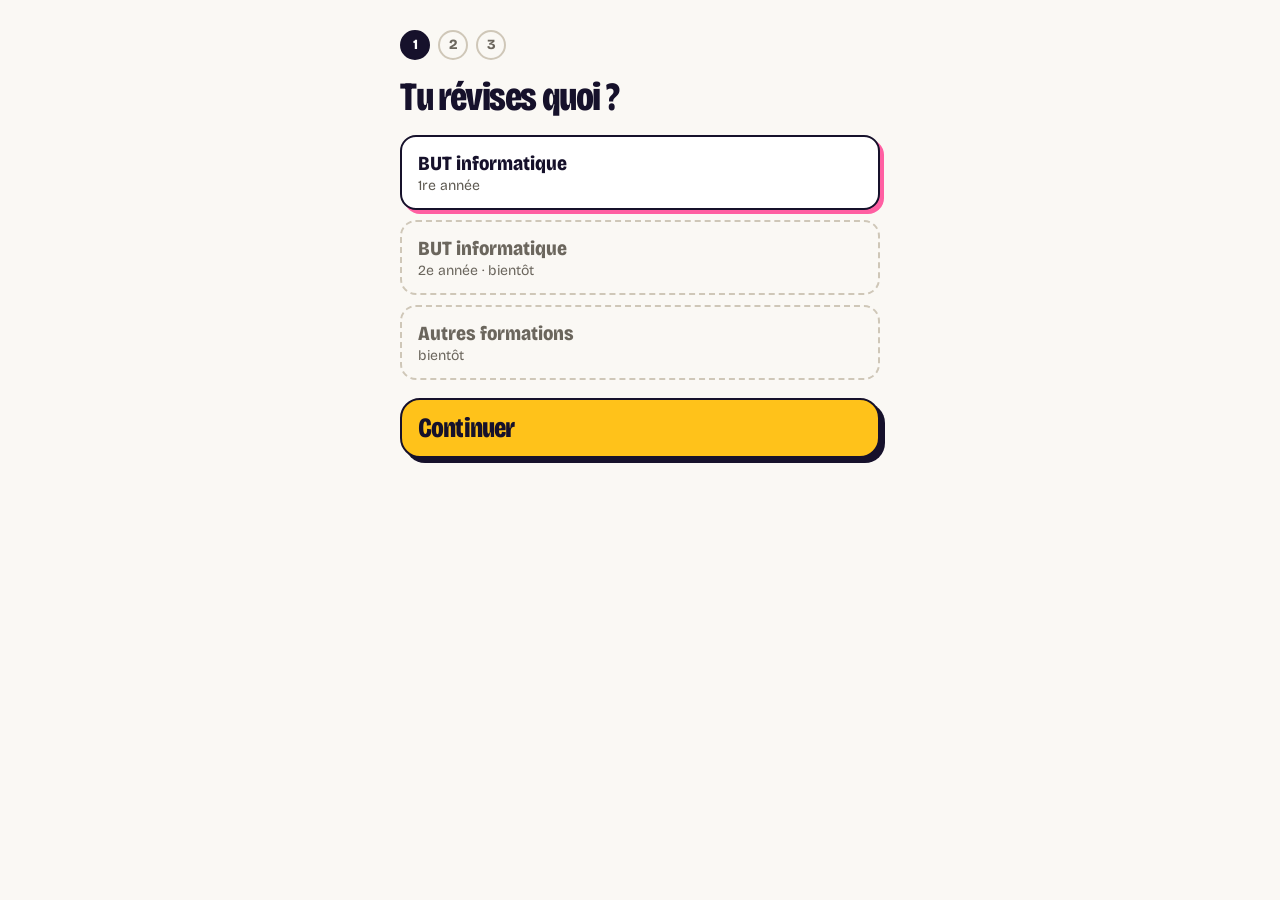
<file: index.html>
<!doctype html>
<html lang="fr">
<head>
  <meta charset="utf-8">
  <meta name="viewport" content="width=device-width, initial-scale=1, maximum-scale=1, viewport-fit=cover">
  <!-- CSP (GitHub Pages n'envoie pas d'en-têtes) : seuls nos fichiers, Supabase et Turnstile sont autorisés.
       Elle protège la session (dans localStorage) même si une faille XSS apparaissait un jour. -->
  <meta http-equiv="Content-Security-Policy" content="default-src 'self'; script-src 'self' https://challenges.cloudflare.com; connect-src 'self' https://hiqymrmygjisqqypbfxp.supabase.co; frame-src https://challenges.cloudflare.com; img-src 'self' data:; style-src 'self'; font-src 'self'; base-uri 'none'; form-action 'none'; object-src 'none'">
  <meta name="referrer" content="strict-origin-when-cross-origin">
  <title>Facettes</title>
  <meta name="description" content="Facettes : un fil de révision du BUT informatique, fiches et petits jeux qui alternent.">
  <link rel="manifest" href="manifest.webmanifest">
  <meta name="theme-color" content="#16112B">
  <link rel="icon" href="favicon.svg" type="image/svg+xml">
  <!-- iPhone : l'écran d'accueil n'accepte pas le SVG, il lui faut un PNG 180×180 -->
  <link rel="apple-touch-icon" href="icone-180.png">
  <meta name="apple-mobile-web-app-capable" content="yes">
  <meta name="mobile-web-app-capable" content="yes">
  <meta name="apple-mobile-web-app-status-bar-style" content="black-translucent">
  <meta name="apple-mobile-web-app-title" content="Facettes">
  <link rel="preload" href="polices/bricolage-grotesque.woff2" as="font" type="font/woff2" crossorigin>
  <script src="apparence.js"></script>
  <link rel="stylesheet" href="theme.css">
  <link rel="stylesheet" href="fil.css">
  <link rel="stylesheet" href="clair.css">
</head>
<body>

<!-- Écran de lancement : les tuiles forment la boule, la facette saute, puis le rideau se lève.
     Tout est en CSS : même si le JavaScript plante, l'écran se retire seul. Toucher pour passer. -->
<div class="f-lancement" id="lancement" aria-hidden="true">
  <div class="f-lancement-centre">
    <svg class="f-lancement-logo" viewBox="0 0 256 256" aria-hidden="true"><g transform="translate(-8 8)"><rect class="tuile" x="77" y="41" width="30" height="30" rx="7" fill="#FF6B3D"/><rect class="tuile" x="113" y="41" width="30" height="30" rx="7" fill="#FFC21A"/><rect class="tuile" x="41" y="77" width="30" height="30" rx="7" fill="#FF6B3D"/><rect class="tuile" x="77" y="77" width="30" height="30" rx="7" fill="#FFC21A"/><rect class="tuile" x="113" y="77" width="30" height="30" rx="7" fill="#00C08B"/><rect class="tuile" x="149" y="77" width="30" height="30" rx="7" fill="#3D5AFE"/><rect class="tuile" x="185" y="77" width="30" height="30" rx="7" fill="#7B4DFF"/><rect class="tuile" x="41" y="113" width="30" height="30" rx="7" fill="#FFC21A"/><rect class="tuile" x="77" y="113" width="30" height="30" rx="7" fill="#00C08B"/><rect class="tuile" x="113" y="113" width="30" height="30" rx="7" fill="#3D5AFE"/><rect class="tuile" x="149" y="113" width="30" height="30" rx="7" fill="#7B4DFF"/><rect class="tuile" x="185" y="113" width="30" height="30" rx="7" fill="#FF5FA2"/><rect class="tuile" x="41" y="149" width="30" height="30" rx="7" fill="#00C08B"/><rect class="tuile" x="77" y="149" width="30" height="30" rx="7" fill="#3D5AFE"/><rect class="tuile" x="113" y="149" width="30" height="30" rx="7" fill="#7B4DFF"/><rect class="tuile" x="149" y="149" width="30" height="30" rx="7" fill="#FF5FA2"/><rect class="tuile" x="185" y="149" width="30" height="30" rx="7" fill="#FF6B3D"/><rect class="tuile" x="77" y="185" width="30" height="30" rx="7" fill="#7B4DFF"/><rect class="tuile" x="113" y="185" width="30" height="30" rx="7" fill="#FF5FA2"/><rect class="tuile" x="149" y="185" width="30" height="30" rx="7" fill="#FF6B3D"/><g transform="translate(20 -20) rotate(15 164 56)"><g class="saut"><rect x="149" y="41" width="30" height="30" rx="7" fill="#16112B"/></g></g></g></svg>
    <p class="f-lancement-nom">Facettes</p>
  </div>
</div>

<header class="f-entete">
  <button class="f-marque" id="btn-accueil" type="button" aria-label="Facettes, retour à l'accueil"><svg class="f-symbole" viewBox="0 0 256 256" aria-hidden="true"><g transform="translate(-10 12)"><rect x="82" y="32" width="42" height="42" rx="10" fill="#7B4DFF"/><rect x="32" y="82" width="42" height="42" rx="10" fill="#7B4DFF"/><rect x="82" y="82" width="42" height="42" rx="10" fill="#FF5FA2"/><rect x="132" y="82" width="42" height="42" rx="10" fill="#FF6B3D"/><rect x="182" y="82" width="42" height="42" rx="10" fill="#FFC21A"/><rect x="32" y="132" width="42" height="42" rx="10" fill="#FF5FA2"/><rect x="82" y="132" width="42" height="42" rx="10" fill="#FF6B3D"/><rect x="132" y="132" width="42" height="42" rx="10" fill="#FFC21A"/><rect x="182" y="132" width="42" height="42" rx="10" fill="#00C08B"/><rect x="82" y="182" width="42" height="42" rx="10" fill="#FFC21A"/><rect x="132" y="182" width="42" height="42" rx="10" fill="#00C08B"/><rect x="132" y="32" width="42" height="42" rx="10" fill="#16112B" transform="translate(24 -24) rotate(15 153 53)"/></g></svg>Facettes</button>
  <span class="f-score cache" id="score" aria-live="polite"></span>
  <!-- Roue des Paramètres : dans l'en-tête (au-dessus de tout), visible seulement sur l'écran Profil -->
  <button class="f-menu f-parametres" id="btn-parametres" type="button" aria-label="Paramètres"><svg viewBox="0 0 24 24" fill="none" stroke="currentColor" stroke-width="2.2" stroke-linecap="round" stroke-linejoin="round" aria-hidden="true"><circle cx="12" cy="12" r="3.2"/><path d="M19.4 15a1.7 1.7 0 0 0 .3 1.8l.1.1a2 2 0 1 1-2.8 2.8l-.1-.1a1.7 1.7 0 0 0-1.8-.3 1.7 1.7 0 0 0-1 1.5V21a2 2 0 1 1-4 0v-.1a1.7 1.7 0 0 0-1.1-1.5 1.7 1.7 0 0 0-1.8.3l-.1.1a2 2 0 1 1-2.8-2.8l.1-.1a1.7 1.7 0 0 0 .3-1.8 1.7 1.7 0 0 0-1.5-1H3a2 2 0 1 1 0-4h.1a1.7 1.7 0 0 0 1.5-1.1 1.7 1.7 0 0 0-.3-1.8l-.1-.1a2 2 0 1 1 2.8-2.8l.1.1a1.7 1.7 0 0 0 1.8.3H9a1.7 1.7 0 0 0 1-1.5V3a2 2 0 1 1 4 0v.1a1.7 1.7 0 0 0 1 1.5 1.7 1.7 0 0 0 1.8-.3l.1-.1a2 2 0 1 1 2.8 2.8l-.1.1a1.7 1.7 0 0 0-.3 1.8V9a1.7 1.7 0 0 0 1.5 1H21a2 2 0 1 1 0 4h-.1a1.7 1.7 0 0 0-1.5 1z"/></svg></button>
  <!-- Quitter la session (visible seulement pendant le fil ; en Survie, demande confirmation) -->
  <button class="f-menu f-quitter" id="btn-quitter" type="button" aria-label="Quitter la session"><svg viewBox="0 0 24 24" fill="none" stroke="currentColor" stroke-width="2.8" stroke-linecap="round" aria-hidden="true"><path d="M6 6l12 12M18 6L6 18"/></svg></button>
</header>

<!-- Tes données (RGPD) : rempli par donnees.js -->
<dialog class="f-reglages" id="donnees" aria-labelledby="titre-donnees"></dialog>

<!-- Le fil : un écran par carte, on fait défiler verticalement (scroll-snap) -->
<!-- Accueil (mosaïque) : rempli par app.js -->
<section class="f-accueil" id="accueil" aria-label="Accueil"></section>

<!-- Ta discothèque (une matière = un album, une notion = une piste) : remplie par discotheque.js -->
<section class="f-accueil f-discotheque cache" id="discotheque" aria-label="Ta discothèque"></section>

<!-- Classement du mode Survie : rempli par classement.js -->
<section class="f-accueil f-classement cache" id="classement" aria-label="Classement"></section>

<!-- Portail d'accueil obligatoire (parcours, compte, profil) : rempli par portail.js -->
<section class="f-accueil f-portail cache" id="portail" aria-label="Bienvenue"></section>

<!-- Profil (avatar, stats, semaine, matières) : rempli par profil.js -->
<section class="f-accueil f-profil cache" id="profil" aria-label="Ton profil"></section>

<!-- Écran Amis : rempli par amis.js -->
<section class="f-accueil f-amis cache" id="amis" aria-label="Amis"></section>

<!-- Barre d'onglets du bas : nav.js -->
<nav class="f-nav" id="nav" aria-label="Navigation principale">
  <button type="button" data-onglet="disco"><svg viewBox="0 0 24 24" aria-hidden="true"><circle cx="12" cy="12" r="9" fill="none" stroke="currentColor" stroke-width="2.2"/><circle cx="12" cy="12" r="5" fill="none" stroke="currentColor" stroke-width="1.2" opacity=".6"/><circle cx="12" cy="12" r="2" fill="currentColor"/></svg><span>Disco</span></button>
  <button type="button" data-onglet="accueil"><svg viewBox="0 0 24 24" aria-hidden="true"><rect x="5" y="5" width="6" height="6" rx="1.5" fill="currentColor"/><rect x="13" y="5" width="6" height="6" rx="1.5" fill="currentColor" opacity=".6"/><rect x="5" y="13" width="6" height="6" rx="1.5" fill="currentColor" opacity=".6"/><rect x="13" y="13" width="6" height="6" rx="1.5" fill="currentColor"/></svg><span>Accueil</span></button>
  <button type="button" data-onglet="amis"><svg viewBox="0 0 24 24" aria-hidden="true"><circle cx="9" cy="8.5" r="3.5" fill="none" stroke="currentColor" stroke-width="2.2"/><path d="M2.5 20c.6-3.6 3.2-5.5 6.5-5.5s5.9 1.9 6.5 5.5" fill="none" stroke="currentColor" stroke-width="2.2" stroke-linecap="round"/><circle cx="17" cy="7.5" r="2.6" fill="none" stroke="currentColor" stroke-width="1.8"/><path d="M17.5 12.5c2.3.2 3.7 1.7 4.1 4.2" fill="none" stroke="currentColor" stroke-width="1.8" stroke-linecap="round"/></svg><span>Amis</span><span class="f-nav-pastille cache" aria-hidden="true"></span></button>
  <button type="button" data-onglet="profil"><svg viewBox="0 0 24 24" aria-hidden="true"><circle cx="12" cy="8" r="4" fill="none" stroke="currentColor" stroke-width="2.2"/><path d="M4.5 20.5c.8-4 3.8-6.2 7.5-6.2s6.7 2.2 7.5 6.2" fill="none" stroke="currentColor" stroke-width="2.2" stroke-linecap="round"/></svg><span>Profil</span></button>
</nav>

<main class="f-fil cache" id="fil" aria-label="Fil de révision">
  <section class="f-ecran"><div class="f-carte"><p>Chargement des cartes…</p></div></section>
</main>

<script src="validation.js"></script>
<script src="installer.js"></script>
<script src="nav.js"></script>
<script src="app.js"></script>
<!-- supabase-js 2.119.2 auto-hébergé (version figée, marche hors ligne) ; compte.js s'en passe s'il manque -->
<script src="vendor/supabase-2.119.2.js"></script>
<script src="compte.js"></script>
<script src="portail.js"></script>
<script src="profil.js"></script>
<script src="donnees.js"></script>
<script src="classement.js"></script>
<script src="amis.js"></script>
<script src="livret.js"></script>
<script src="discotheque.js"></script>
</body>
</html>
</file>
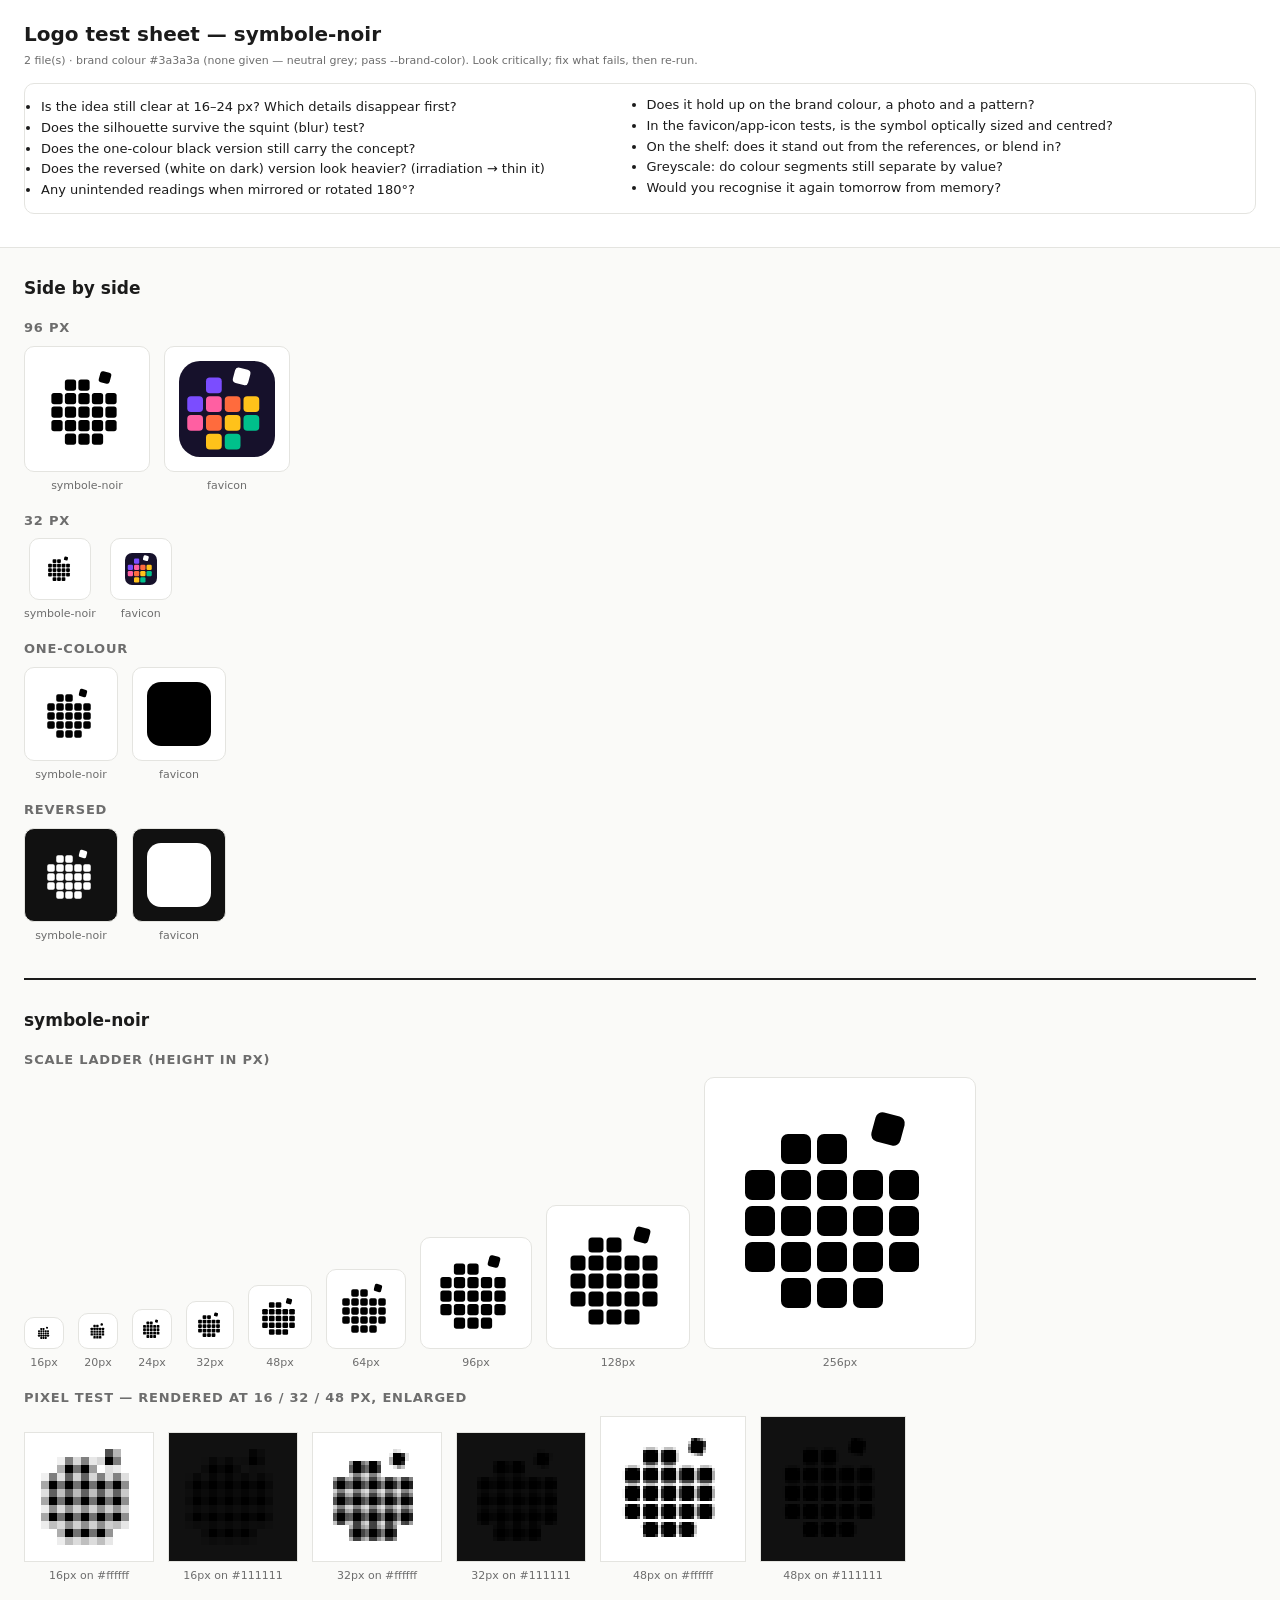
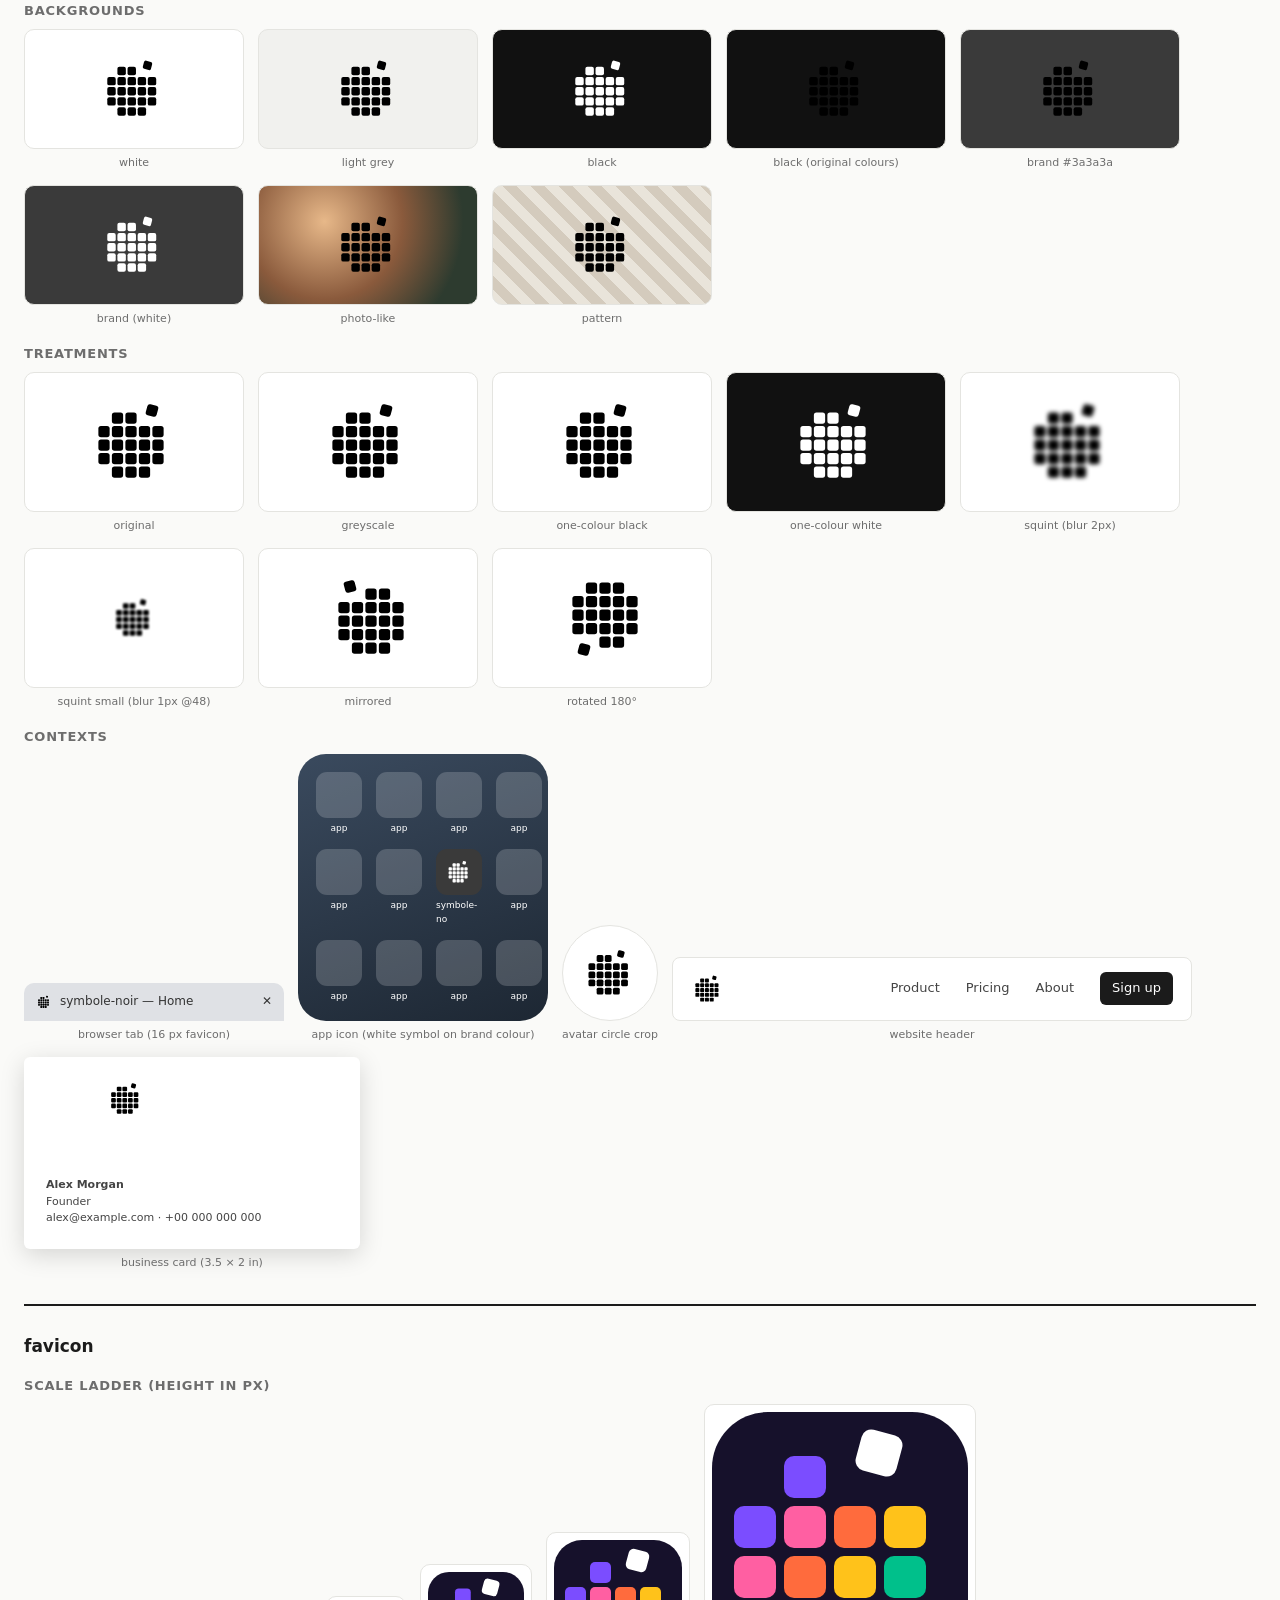
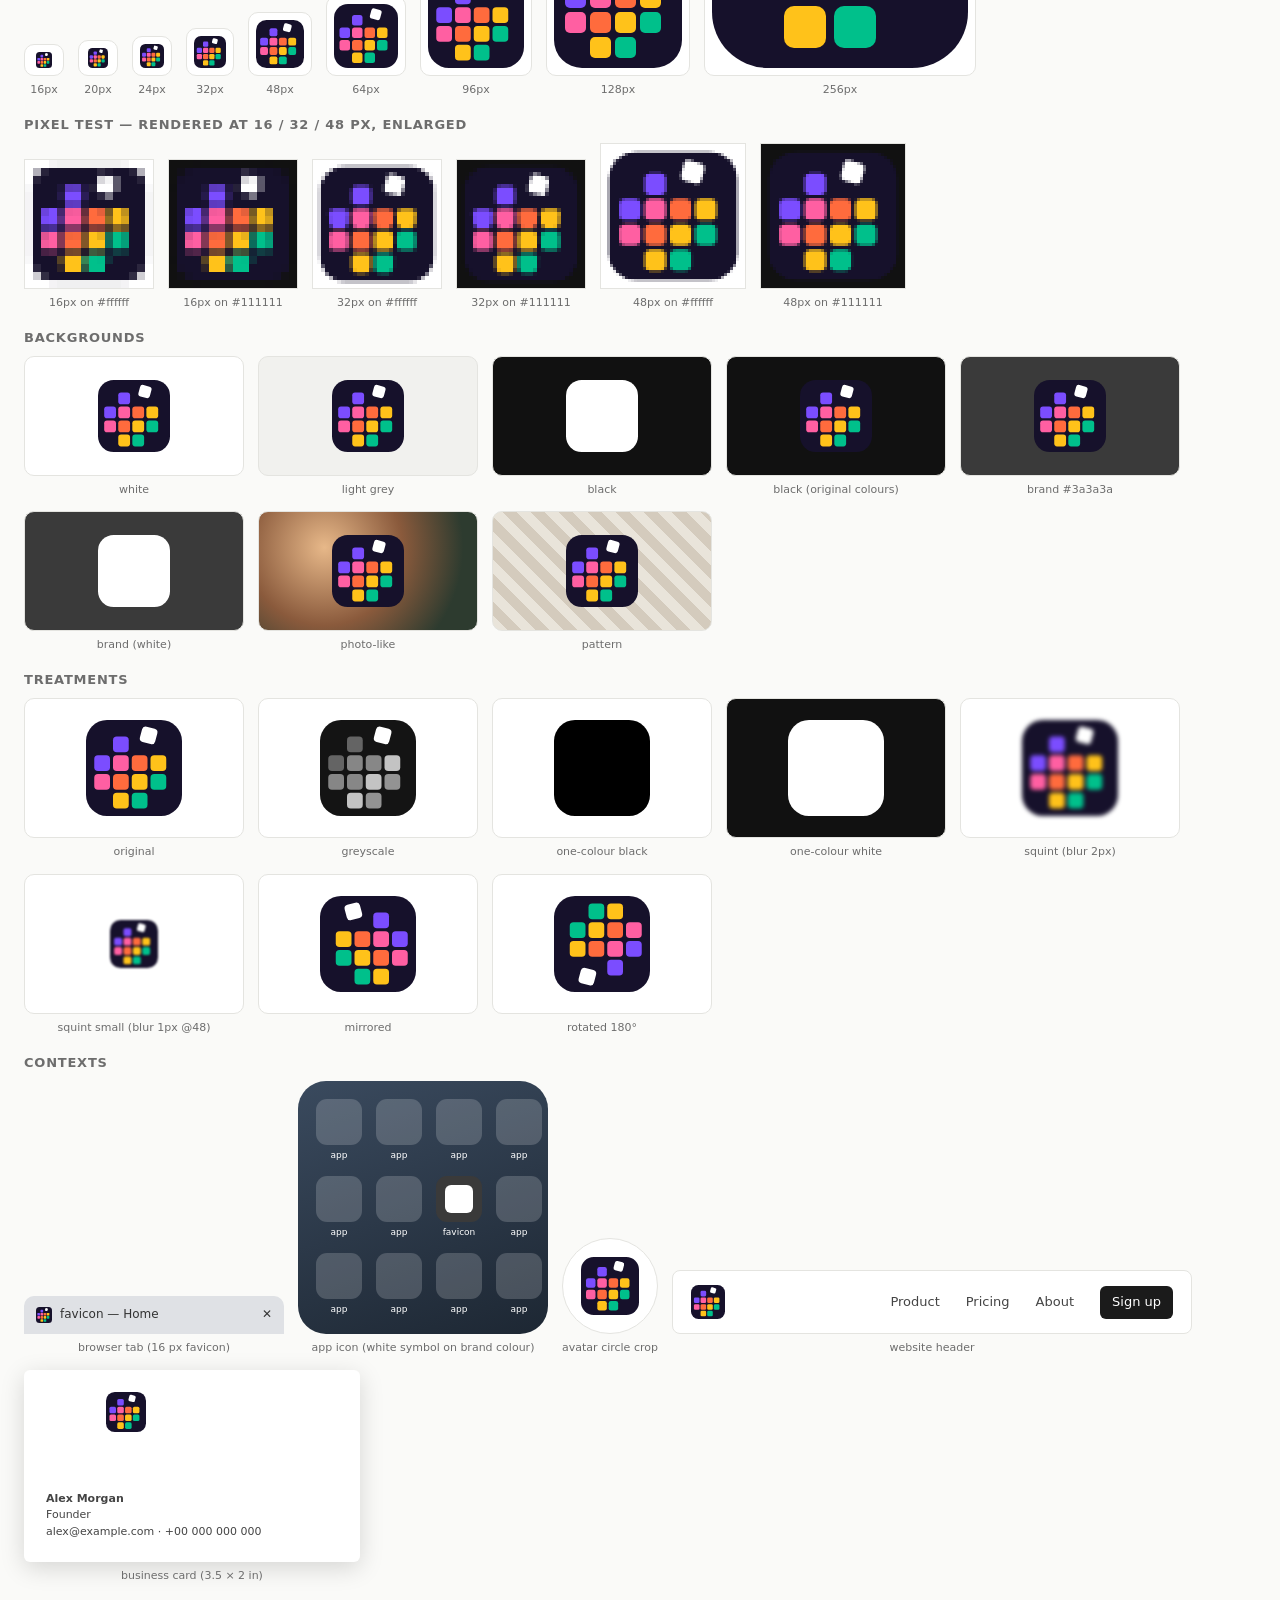
<file: logo/facettes/kit/apercu/test.html>
<!doctype html><html lang='en'><head><meta charset='utf-8'><title>Logo test — symbole-noir</title><meta name='viewport' content='width=device-width,initial-scale=1'><style>
:root{--ink:#1b1b1b;--muted:#6d6d6d;--line:#e4e4e0;--paper:#fafaf8}
*{box-sizing:border-box}body{margin:0;font:14px/1.45 system-ui,-apple-system,Segoe UI,sans-serif;color:var(--ink);background:var(--paper)}
header{padding:20px 24px;border-bottom:1px solid var(--line);background:#fff}h1{margin:0 0 4px;font-size:20px}
h2{font-size:17px;margin:28px 0 10px}h3{font-size:13px;text-transform:uppercase;letter-spacing:.06em;color:var(--muted);margin:18px 0 8px}
.wrap{padding:0 24px 40px;max-width:1400px}.row{display:flex;flex-wrap:wrap;gap:14px;align-items:flex-end}.row>.cell{flex:0 0 auto;max-width:100%}
.cell{display:flex;flex-direction:column;align-items:center;gap:6px}.cap{font-size:11px;color:var(--muted);text-align:center}
.tile{display:flex;align-items:center;justify-content:center;border-radius:10px;border:1px solid var(--line);overflow:hidden}
.checklist{background:#fff;border:1px solid var(--line);border-radius:10px;padding:12px 16px;margin-top:14px;columns:2;font-size:13px}
.checklist li{margin:2px 0}
.concept{border-top:2px solid var(--ink);margin-top:34px}
.pix canvas{image-rendering:pixelated;image-rendering:crisp-edges;border:1px solid var(--line);background:#fff}
.tab{width:260px;height:38px;background:#dfe1e5;border-radius:10px 10px 0 0;display:flex;align-items:center;gap:8px;padding:0 12px;font-size:12px;color:#333}
.tab img{width:16px;height:16px;object-fit:contain}
.phone{width:250px;padding:18px;border-radius:28px;background:linear-gradient(160deg,#3a4a5e,#1d2733);display:grid;grid-template-columns:repeat(4,1fr);gap:14px}
.app{display:flex;flex-direction:column;align-items:center;gap:4px;font-size:9px;color:#fff}
.app .ico{width:46px;height:46px;border-radius:11px;background:rgba(255,255,255,.18)}
.nav{width:520px;max-width:100%;height:64px;background:#fff;border:1px solid var(--line);border-radius:8px;display:flex;align-items:center;padding:0 18px;gap:26px;font-size:13px;color:#444}
.nav .sp{flex:1}.nav .btn{background:#1b1b1b;color:#fff;padding:7px 12px;border-radius:6px}
.card{width:336px;height:192px;border-radius:6px;box-shadow:0 6px 24px rgba(0,0,0,.15);background:#fff;padding:22px;display:flex;flex-direction:column;justify-content:space-between}
.card .t{font-size:11px;color:#444;line-height:1.5}
.avatar{width:96px;height:96px;border-radius:50%;overflow:hidden;display:flex;align-items:center;justify-content:center;border:1px solid var(--line)}
.shelf{display:grid;grid-template-columns:repeat(auto-fill,minmax(150px,1fr));gap:10px}
.shelf .cell{align-items:stretch}.shelf .tile{height:110px;width:100%;background:#fff}.shelf .me{outline:3px solid #e8505b;outline-offset:2px}
.grey img{filter:grayscale(1)}
img.mono-black{filter:brightness(0)}img.mono-white{filter:brightness(0) invert(1)}
</style></head><body><header><h1>Logo test sheet — symbole-noir</h1><div class='cap' style='text-align:left'>2 file(s) · brand colour #3a3a3a (none given — neutral grey; pass --brand-color). Look critically; fix what fails, then re-run.</div><ul class="checklist">
<li>Is the idea still clear at 16–24 px? Which details disappear first?</li>
<li>Does the silhouette survive the squint (blur) test?</li>
<li>Does the one-colour black version still carry the concept?</li>
<li>Does the reversed (white on dark) version look heavier? (irradiation → thin it)</li>
<li>Any unintended readings when mirrored or rotated 180°?</li>
<li>Does it hold up on the brand colour, a photo and a pattern?</li>
<li>In the favicon/app-icon tests, is the symbol optically sized and centred?</li>
<li>On the shelf: does it stand out from the references, or blend in?</li>
<li>Greyscale: do colour segments still separate by value?</li>
<li>Would you recognise it again tomorrow from memory?</li></ul></header><div class='wrap'><section><h2>Side by side</h2>
<h3>96 px</h3><div class='row'>
<div class='cell'><div class="tile" style="width:126px;height:126px;background:#fff;"><img src="[data-uri]" class="" style="height:96px;" alt=""></div><div class='cap'>symbole-noir</div></div>
<div class='cell'><div class="tile" style="width:126px;height:126px;background:#fff;"><img src="[data-uri]" class="" style="height:96px;" alt=""></div><div class='cap'>favicon</div></div>
</div>
<h3>32 px</h3><div class='row'>
<div class='cell'><div class="tile" style="width:62px;height:62px;background:#fff;"><img src="[data-uri]" class="" style="height:32px;" alt=""></div><div class='cap'>symbole-noir</div></div>
<div class='cell'><div class="tile" style="width:62px;height:62px;background:#fff;"><img src="[data-uri]" class="" style="height:32px;" alt=""></div><div class='cap'>favicon</div></div>
</div>
<h3>one-colour</h3><div class='row'>
<div class='cell'><div class="tile" style="width:94px;height:94px;background:#fff;"><img src="[data-uri]" class="mono-black" style="height:64px;" alt=""></div><div class='cap'>symbole-noir</div></div>
<div class='cell'><div class="tile" style="width:94px;height:94px;background:#fff;"><img src="[data-uri]" class="mono-black" style="height:64px;" alt=""></div><div class='cap'>favicon</div></div>
</div>
<h3>reversed</h3><div class='row'>
<div class='cell'><div class="tile" style="width:94px;height:94px;background:#111;"><img src="[data-uri]" class="mono-white" style="height:64px;" alt=""></div><div class='cap'>symbole-noir</div></div>
<div class='cell'><div class="tile" style="width:94px;height:94px;background:#111;"><img src="[data-uri]" class="mono-white" style="height:64px;" alt=""></div><div class='cap'>favicon</div></div>
</div>
</section><section class="concept"><h2>symbole-noir</h2>
<h3>Scale ladder (height in px)</h3><div class='row'>
<div class='cell'><div class="tile" style="width:40px;height:32px;background:#fff;"><img src="[data-uri]" class="" style="height:16px;" alt=""></div><div class='cap'>16px</div></div>
<div class='cell'><div class="tile" style="width:40px;height:36px;background:#fff;"><img src="[data-uri]" class="" style="height:20px;" alt=""></div><div class='cap'>20px</div></div>
<div class='cell'><div class="tile" style="width:40px;height:40px;background:#fff;"><img src="[data-uri]" class="" style="height:24px;" alt=""></div><div class='cap'>24px</div></div>
<div class='cell'><div class="tile" style="width:48px;height:48px;background:#fff;"><img src="[data-uri]" class="" style="height:32px;" alt=""></div><div class='cap'>32px</div></div>
<div class='cell'><div class="tile" style="width:64px;height:64px;background:#fff;"><img src="[data-uri]" class="" style="height:48px;" alt=""></div><div class='cap'>48px</div></div>
<div class='cell'><div class="tile" style="width:80px;height:80px;background:#fff;"><img src="[data-uri]" class="" style="height:64px;" alt=""></div><div class='cap'>64px</div></div>
<div class='cell'><div class="tile" style="width:112px;height:112px;background:#fff;"><img src="[data-uri]" class="" style="height:96px;" alt=""></div><div class='cap'>96px</div></div>
<div class='cell'><div class="tile" style="width:144px;height:144px;background:#fff;"><img src="[data-uri]" class="" style="height:128px;" alt=""></div><div class='cap'>128px</div></div>
<div class='cell'><div class="tile" style="width:272px;height:272px;background:#fff;"><img src="[data-uri]" class="" style="height:256px;" alt=""></div><div class='cap'>256px</div></div>
</div>
<h3>Pixel test — rendered at 16 / 32 / 48 px, enlarged</h3><div class='row pix'>
<div class='cell'><canvas data-src='[data-uri]' data-n='16' data-k='8' data-bg='#ffffff'></canvas><div class='cap'>16px on #ffffff</div></div>
<div class='cell'><canvas data-src='[data-uri]' data-n='16' data-k='8' data-bg='#111111'></canvas><div class='cap'>16px on #111111</div></div>
<div class='cell'><canvas data-src='[data-uri]' data-n='32' data-k='4' data-bg='#ffffff'></canvas><div class='cap'>32px on #ffffff</div></div>
<div class='cell'><canvas data-src='[data-uri]' data-n='32' data-k='4' data-bg='#111111'></canvas><div class='cap'>32px on #111111</div></div>
<div class='cell'><canvas data-src='[data-uri]' data-n='48' data-k='3' data-bg='#ffffff'></canvas><div class='cap'>48px on #ffffff</div></div>
<div class='cell'><canvas data-src='[data-uri]' data-n='48' data-k='3' data-bg='#111111'></canvas><div class='cap'>48px on #111111</div></div>
</div>
<h3>Backgrounds</h3><div class='row'>
<div class='cell'><div class="tile" style="width:220px;height:120px;background:#ffffff;"><img src="[data-uri]" class="" style="height:72px;max-width:200px;" alt=""></div><div class='cap'>white</div></div>
<div class='cell'><div class="tile" style="width:220px;height:120px;background:#f1f1ee;"><img src="[data-uri]" class="" style="height:72px;max-width:200px;" alt=""></div><div class='cap'>light grey</div></div>
<div class='cell'><div class="tile" style="width:220px;height:120px;background:#111111;"><img src="[data-uri]" class="mono-white" style="height:72px;max-width:200px;" alt=""></div><div class='cap'>black</div></div>
<div class='cell'><div class="tile" style="width:220px;height:120px;background:#111111;"><img src="[data-uri]" class="" style="height:72px;max-width:200px;" alt=""></div><div class='cap'>black (original colours)</div></div>
<div class='cell'><div class="tile" style="width:220px;height:120px;background:#3a3a3a;"><img src="[data-uri]" class="" style="height:72px;max-width:200px;" alt=""></div><div class='cap'>brand #3a3a3a</div></div>
<div class='cell'><div class="tile" style="width:220px;height:120px;background:#3a3a3a;"><img src="[data-uri]" class="mono-white" style="height:72px;max-width:200px;" alt=""></div><div class='cap'>brand (white)</div></div>
<div class='cell'><div class="tile" style="width:220px;height:120px;background:radial-gradient(circle at 30% 30%,#e7b889,#8a5a3c 45%,#2d3b2f 80%);"><img src="[data-uri]" class="" style="height:72px;max-width:200px;" alt=""></div><div class='cap'>photo-like</div></div>
<div class='cell'><div class="tile" style="width:220px;height:120px;background:repeating-linear-gradient(45deg,#e9e4da 0 10px,#d4cbbd 10px 20px);"><img src="[data-uri]" class="" style="height:72px;max-width:200px;" alt=""></div><div class='cap'>pattern</div></div>
</div>
<h3>Treatments</h3><div class='row'>
<div class='cell'><div class="tile" style="width:220px;height:140px;background:#fff;"><img src="[data-uri]" class="" style="height:96px;max-width:200px;" alt=""></div><div class='cap'>original</div></div>
<div class='cell'><div class="tile" style="width:220px;height:140px;background:#fff;"><img src="[data-uri]" class="" style="height:96px;max-width:200px;filter:grayscale(1)" alt=""></div><div class='cap'>greyscale</div></div>
<div class='cell'><div class="tile" style="width:220px;height:140px;background:#fff;"><img src="[data-uri]" class="mono-black" style="height:96px;max-width:200px;" alt=""></div><div class='cap'>one-colour black</div></div>
<div class='cell'><div class="tile" style="width:220px;height:140px;background:#111;"><img src="[data-uri]" class="mono-white" style="height:96px;max-width:200px;" alt=""></div><div class='cap'>one-colour white</div></div>
<div class='cell'><div class="tile" style="width:220px;height:140px;background:#fff;"><img src="[data-uri]" class="" style="height:96px;max-width:200px;filter:blur(2px)" alt=""></div><div class='cap'>squint (blur 2px)</div></div>
<div class='cell'><div class="tile" style="width:220px;height:140px;background:#fff;"><img src="[data-uri]" class="" style="height:48px;max-width:200px;filter:blur(1px)" alt=""></div><div class='cap'>squint small (blur 1px @48)</div></div>
<div class='cell'><div class="tile" style="width:220px;height:140px;background:#fff;"><img src="[data-uri]" class="" style="height:96px;max-width:200px;transform:scaleX(-1)" alt=""></div><div class='cap'>mirrored</div></div>
<div class='cell'><div class="tile" style="width:220px;height:140px;background:#fff;"><img src="[data-uri]" class="" style="height:96px;max-width:200px;transform:rotate(180deg)" alt=""></div><div class='cap'>rotated 180°</div></div>
</div>
<h3>Contexts</h3><div class='row'>
<div class='cell'><div class='tab'><img src="[data-uri]" class="" style="" alt=""><span>symbole-noir — Home</span><span style='margin-left:auto'>✕</span></div><div class='cap'>browser tab (16 px favicon)</div></div>
<div class='cell'><div class='phone'><div class='app'><div class='ico'></div>app</div><div class='app'><div class='ico'></div>app</div><div class='app'><div class='ico'></div>app</div><div class='app'><div class='ico'></div>app</div><div class='app'><div class='ico'></div>app</div><div class='app'><div class='ico'></div>app</div><div class='app'><div class='ico' style='background:#3a3a3a;display:flex;align-items:center;justify-content:center'><img src="[data-uri]" class="mono-white" style="height:28px;max-width:30px;" alt=""></div>symbole-no</div><div class='app'><div class='ico'></div>app</div><div class='app'><div class='ico'></div>app</div><div class='app'><div class='ico'></div>app</div><div class='app'><div class='ico'></div>app</div><div class='app'><div class='ico'></div>app</div></div><div class='cap'>app icon (white symbol on brand colour)</div></div>
<div class='cell'><div class='avatar' style='background:#fff'><img src="[data-uri]" class="" style="height:58px;max-width:70px;" alt=""></div><div class='cap'>avatar circle crop</div></div>
<div class='cell'><div class='nav'><img src="[data-uri]" class="" style="height:34px;max-width:180px;" alt=""><span class='sp'></span><span>Product</span><span>Pricing</span><span>About</span><span class='btn'>Sign up</span></div><div class='cap'>website header</div></div>
<div class='cell'><div class='card'><img src="[data-uri]" class="" style="height:40px;max-width:160px;" alt=""><div class='t'><b>Alex Morgan</b><br>Founder<br>alex@example.com · +00 000 000 000</div></div><div class='cap'>business card (3.5 × 2 in)</div></div>
</div></section><section class="concept"><h2>favicon</h2>
<h3>Scale ladder (height in px)</h3><div class='row'>
<div class='cell'><div class="tile" style="width:40px;height:32px;background:#fff;"><img src="[data-uri]" class="" style="height:16px;" alt=""></div><div class='cap'>16px</div></div>
<div class='cell'><div class="tile" style="width:40px;height:36px;background:#fff;"><img src="[data-uri]" class="" style="height:20px;" alt=""></div><div class='cap'>20px</div></div>
<div class='cell'><div class="tile" style="width:40px;height:40px;background:#fff;"><img src="[data-uri]" class="" style="height:24px;" alt=""></div><div class='cap'>24px</div></div>
<div class='cell'><div class="tile" style="width:48px;height:48px;background:#fff;"><img src="[data-uri]" class="" style="height:32px;" alt=""></div><div class='cap'>32px</div></div>
<div class='cell'><div class="tile" style="width:64px;height:64px;background:#fff;"><img src="[data-uri]" class="" style="height:48px;" alt=""></div><div class='cap'>48px</div></div>
<div class='cell'><div class="tile" style="width:80px;height:80px;background:#fff;"><img src="[data-uri]" class="" style="height:64px;" alt=""></div><div class='cap'>64px</div></div>
<div class='cell'><div class="tile" style="width:112px;height:112px;background:#fff;"><img src="[data-uri]" class="" style="height:96px;" alt=""></div><div class='cap'>96px</div></div>
<div class='cell'><div class="tile" style="width:144px;height:144px;background:#fff;"><img src="[data-uri]" class="" style="height:128px;" alt=""></div><div class='cap'>128px</div></div>
<div class='cell'><div class="tile" style="width:272px;height:272px;background:#fff;"><img src="[data-uri]" class="" style="height:256px;" alt=""></div><div class='cap'>256px</div></div>
</div>
<h3>Pixel test — rendered at 16 / 32 / 48 px, enlarged</h3><div class='row pix'>
<div class='cell'><canvas data-src='[data-uri]' data-n='16' data-k='8' data-bg='#ffffff'></canvas><div class='cap'>16px on #ffffff</div></div>
<div class='cell'><canvas data-src='[data-uri]' data-n='16' data-k='8' data-bg='#111111'></canvas><div class='cap'>16px on #111111</div></div>
<div class='cell'><canvas data-src='[data-uri]' data-n='32' data-k='4' data-bg='#ffffff'></canvas><div class='cap'>32px on #ffffff</div></div>
<div class='cell'><canvas data-src='[data-uri]' data-n='32' data-k='4' data-bg='#111111'></canvas><div class='cap'>32px on #111111</div></div>
<div class='cell'><canvas data-src='[data-uri]' data-n='48' data-k='3' data-bg='#ffffff'></canvas><div class='cap'>48px on #ffffff</div></div>
<div class='cell'><canvas data-src='[data-uri]' data-n='48' data-k='3' data-bg='#111111'></canvas><div class='cap'>48px on #111111</div></div>
</div>
<h3>Backgrounds</h3><div class='row'>
<div class='cell'><div class="tile" style="width:220px;height:120px;background:#ffffff;"><img src="[data-uri]" class="" style="height:72px;max-width:200px;" alt=""></div><div class='cap'>white</div></div>
<div class='cell'><div class="tile" style="width:220px;height:120px;background:#f1f1ee;"><img src="[data-uri]" class="" style="height:72px;max-width:200px;" alt=""></div><div class='cap'>light grey</div></div>
<div class='cell'><div class="tile" style="width:220px;height:120px;background:#111111;"><img src="[data-uri]" class="mono-white" style="height:72px;max-width:200px;" alt=""></div><div class='cap'>black</div></div>
<div class='cell'><div class="tile" style="width:220px;height:120px;background:#111111;"><img src="[data-uri]" class="" style="height:72px;max-width:200px;" alt=""></div><div class='cap'>black (original colours)</div></div>
<div class='cell'><div class="tile" style="width:220px;height:120px;background:#3a3a3a;"><img src="[data-uri]" class="" style="height:72px;max-width:200px;" alt=""></div><div class='cap'>brand #3a3a3a</div></div>
<div class='cell'><div class="tile" style="width:220px;height:120px;background:#3a3a3a;"><img src="[data-uri]" class="mono-white" style="height:72px;max-width:200px;" alt=""></div><div class='cap'>brand (white)</div></div>
<div class='cell'><div class="tile" style="width:220px;height:120px;background:radial-gradient(circle at 30% 30%,#e7b889,#8a5a3c 45%,#2d3b2f 80%);"><img src="[data-uri]" class="" style="height:72px;max-width:200px;" alt=""></div><div class='cap'>photo-like</div></div>
<div class='cell'><div class="tile" style="width:220px;height:120px;background:repeating-linear-gradient(45deg,#e9e4da 0 10px,#d4cbbd 10px 20px);"><img src="[data-uri]" class="" style="height:72px;max-width:200px;" alt=""></div><div class='cap'>pattern</div></div>
</div>
<h3>Treatments</h3><div class='row'>
<div class='cell'><div class="tile" style="width:220px;height:140px;background:#fff;"><img src="[data-uri]" class="" style="height:96px;max-width:200px;" alt=""></div><div class='cap'>original</div></div>
<div class='cell'><div class="tile" style="width:220px;height:140px;background:#fff;"><img src="[data-uri]" class="" style="height:96px;max-width:200px;filter:grayscale(1)" alt=""></div><div class='cap'>greyscale</div></div>
<div class='cell'><div class="tile" style="width:220px;height:140px;background:#fff;"><img src="[data-uri]" class="mono-black" style="height:96px;max-width:200px;" alt=""></div><div class='cap'>one-colour black</div></div>
<div class='cell'><div class="tile" style="width:220px;height:140px;background:#111;"><img src="[data-uri]" class="mono-white" style="height:96px;max-width:200px;" alt=""></div><div class='cap'>one-colour white</div></div>
<div class='cell'><div class="tile" style="width:220px;height:140px;background:#fff;"><img src="[data-uri]" class="" style="height:96px;max-width:200px;filter:blur(2px)" alt=""></div><div class='cap'>squint (blur 2px)</div></div>
<div class='cell'><div class="tile" style="width:220px;height:140px;background:#fff;"><img src="[data-uri]" class="" style="height:48px;max-width:200px;filter:blur(1px)" alt=""></div><div class='cap'>squint small (blur 1px @48)</div></div>
<div class='cell'><div class="tile" style="width:220px;height:140px;background:#fff;"><img src="[data-uri]" class="" style="height:96px;max-width:200px;transform:scaleX(-1)" alt=""></div><div class='cap'>mirrored</div></div>
<div class='cell'><div class="tile" style="width:220px;height:140px;background:#fff;"><img src="[data-uri]" class="" style="height:96px;max-width:200px;transform:rotate(180deg)" alt=""></div><div class='cap'>rotated 180°</div></div>
</div>
<h3>Contexts</h3><div class='row'>
<div class='cell'><div class='tab'><img src="[data-uri]" class="" style="" alt=""><span>favicon — Home</span><span style='margin-left:auto'>✕</span></div><div class='cap'>browser tab (16 px favicon)</div></div>
<div class='cell'><div class='phone'><div class='app'><div class='ico'></div>app</div><div class='app'><div class='ico'></div>app</div><div class='app'><div class='ico'></div>app</div><div class='app'><div class='ico'></div>app</div><div class='app'><div class='ico'></div>app</div><div class='app'><div class='ico'></div>app</div><div class='app'><div class='ico' style='background:#3a3a3a;display:flex;align-items:center;justify-content:center'><img src="[data-uri]" class="mono-white" style="height:28px;max-width:30px;" alt=""></div>favicon</div><div class='app'><div class='ico'></div>app</div><div class='app'><div class='ico'></div>app</div><div class='app'><div class='ico'></div>app</div><div class='app'><div class='ico'></div>app</div><div class='app'><div class='ico'></div>app</div></div><div class='cap'>app icon (white symbol on brand colour)</div></div>
<div class='cell'><div class='avatar' style='background:#fff'><img src="[data-uri]" class="" style="height:58px;max-width:70px;" alt=""></div><div class='cap'>avatar circle crop</div></div>
<div class='cell'><div class='nav'><img src="[data-uri]" class="" style="height:34px;max-width:180px;" alt=""><span class='sp'></span><span>Product</span><span>Pricing</span><span>About</span><span class='btn'>Sign up</span></div><div class='cap'>website header</div></div>
<div class='cell'><div class='card'><img src="[data-uri]" class="" style="height:40px;max-width:160px;" alt=""><div class='t'><b>Alex Morgan</b><br>Founder<br>alex@example.com · +00 000 000 000</div></div><div class='cap'>business card (3.5 × 2 in)</div></div>
</div></section></div><script>
document.querySelectorAll('canvas[data-src]').forEach(c=>{
  const img=new Image(); const n=+c.dataset.n, k=+c.dataset.k; c.width=n*k; c.height=n*k;
  img.onload=()=>{const t=document.createElement('canvas'); t.width=n; t.height=n; const x=t.getContext('2d');
    x.fillStyle=c.dataset.bg; x.fillRect(0,0,n,n);
    const r=Math.min(n/img.width,n/img.height)*0.9, w=img.width*r, h=img.height*r; x.drawImage(img,(n-w)/2,(n-h)/2,w,h);
    const g=c.getContext('2d'); g.imageSmoothingEnabled=false; g.drawImage(t,0,0,n*k,n*k);};
  img.src=c.dataset.src;});
</script></body></html>
</file>
<file: theme.css>
/* ==========================================================
   Base commune à tous les styles.
   Chaque style (theme/<id>.css) redéfinit les variables de :root.
   ========================================================== */

/* Valeurs par défaut des variables optionnelles */
:root {
  --police-titre: var(--police);
  --poids-titre: 700;
  --serrage-titre: -0.025em;
  --etirement-titre: 100%;
  --style-titre: normal;
  --bordure: 1px;
  --btn-rayon: var(--r-md);
  --ombre-btn: none;
  --trait-fort: #C9D0DA;
  --accent-texte: var(--accent);
  --ok: #1D6A3A;            /* succès, « fonctionne » */
  --sur-ok: #FFFFFF;        /* texte posé sur --ok */
  --alerte: #C93C3C;        /* suppression, erreur */
  --sur-alerte: #FFFFFF;    /* texte posé sur --alerte */
  --coeur: #E0446A;         /* « j'aime », favori */
  --code-fond: #172131;
  --code-texte: #E6EBF2;
  --tel: var(--encre);
  /* Mouvement : chaque style peut avoir son caractère */
  --duree: .28s;
  --courbe: cubic-bezier(.2, .7, .2, 1);
  interpolate-size: allow-keywords;
}

/* Les questions (<details>) s'ouvrent en douceur */
details::details-content { height: 0; overflow: clip; transition: height var(--duree) var(--courbe), content-visibility var(--duree) allow-discrete; }
details[open]::details-content { height: auto; }

h1, h2, h3, h4, .logo { font-family: var(--police-titre); font-stretch: var(--etirement-titre); font-style: var(--style-titre); }

/* ---------- Base ---------- */
*, *::before, *::after { box-sizing: border-box; }
* { margin: 0; padding: 0; }
html {
  -webkit-text-size-adjust: 100%;
  touch-action: manipulation;   /* app, pas site : pas de zoom au double tap (le pincement reste possible) */
  overscroll-behavior: none;    /* ni rebond ni « tirer pour recharger » */
  -webkit-tap-highlight-color: transparent;   /* pas de flash gris au toucher */
}
button { -webkit-user-select: none; user-select: none; -webkit-touch-callout: none; }
*, *::before, *::after { touch-action: manipulation; }   /* iOS : pas de zoom au double tap, nulle part */
body {
  background: var(--fond);
  color: var(--encre);
  font-family: var(--police);
  font-size: var(--t-base);
  line-height: 1.55;
  -webkit-font-smoothing: antialiased;
}
img, svg { display: block; max-width: 100%; }
a { color: inherit; }
ul, ol { list-style: none; }
/* Un lien vers #section ne passe pas sous une navigation fixe */
[id] { scroll-margin-top: 80px; }

:focus-visible { outline: 2px solid var(--accent); outline-offset: 3px; border-radius: 2px; }

@media (prefers-reduced-motion: reduce) {
  *, *::before, *::after { animation: none !important; transition: none !important; }
}

/* ---------- Mise en page ---------- */
.conteneur { width: 100%; max-width: var(--largeur); margin-inline: auto; padding-inline: var(--gouttiere); }
@media (max-width: 600px) { :root { --gouttiere: 16px; } }

.titre-section { font-size: var(--t-xl); line-height: 1.15; letter-spacing: var(--serrage-titre); font-weight: var(--poids-titre); }
.texte-gris { color: var(--gris); }
.sr-only { position: absolute; width: 1px; height: 1px; overflow: hidden; clip: rect(0 0 0 0); white-space: nowrap; }

/* ---------- Boutons ---------- */
.btn {
  display: inline-block;
  padding: 12px 20px;
  border-radius: var(--btn-rayon);
  font: 500 var(--t-base)/1.2 var(--police);
  text-decoration: none;
  border: var(--bordure) solid transparent;
  cursor: pointer;
  transition: background-color .15s, border-color .15s;
}
.btn-principal { background: var(--accent); color: var(--sur-accent); box-shadow: var(--ombre-btn); }
.btn-principal:hover { background: color-mix(in srgb, var(--accent) 88%, black); }
.btn-secondaire { border-color: var(--trait-fort); color: var(--encre); background: transparent; }
.btn-secondaire:hover { border-color: var(--gris); }

/* ---------- Image à remplacer ----------
   Bloc de couleur qui tient la place d'une vraie photo. Toujours remplacer par <img>. */
.visuel-vide {
  display: flex; align-items: flex-end;
  padding: 14px;
  min-height: 120px;
  background: color-mix(in srgb, var(--accent) 12%, var(--trait-doux));
  border-radius: var(--r-lg);
  color: color-mix(in srgb, var(--encre) 60%, transparent);
  font-size: var(--t-sm);
}
.visuel-vide.ton-2 { background: color-mix(in srgb, var(--accent) 24%, var(--trait-doux)); }
.visuel-vide.ton-3 { background: color-mix(in srgb, var(--encre) 14%, var(--trait-doux)); }

/* ---------- Étiquette ---------- */
.etiquette { display: inline-block; padding: 2px 9px; border-radius: 999px; background: var(--accent-doux); color: var(--accent-texte); font-size: 13px; font-weight: 500; }

/* ---------- Maquette d'app (visuel produit en HTML) ----------
   Remplacer par une vraie capture si le projet en a une. */
.maquette {
  display: grid;
  grid-template-columns: 150px 1fr;
  grid-template-rows: auto 1fr;
  min-height: 330px;
  overflow: hidden;
  background: var(--surface);
  border: var(--bordure) solid var(--trait);
  border-radius: var(--r-lg);
  box-shadow: var(--ombre);
  font-size: var(--t-sm);
}
.maquette-barre { grid-column: 1 / -1; display: flex; align-items: center; gap: 8px; padding: 10px 14px; border-bottom: 1px solid var(--trait-doux); color: var(--gris); font-size: 13px; }
.maquette-barre i { width: 10px; height: 10px; border-radius: 50%; background: var(--trait); }
.maquette-menu { padding: 12px 8px; border-right: 1px solid var(--trait-doux); color: var(--gris); font-size: 13px; }
.maquette-menu li { padding: 7px 10px; border-radius: var(--r-sm); }
.maquette-menu .actif { background: var(--accent-doux); color: var(--accent-texte); font-weight: 500; }
.maquette-corps { padding: 18px; display: flex; flex-direction: column; gap: 8px; }
.maquette-corps h4 { font-size: 15px; margin-bottom: 6px; }
.maquette-ligne { display: flex; justify-content: space-between; gap: 12px; padding: 11px 13px; border: 1px solid var(--trait-doux); border-radius: var(--r-md); }
.maquette-ligne span:last-child { color: var(--gris); }
.maquette-pied { margin-top: auto; display: flex; justify-content: space-between; align-items: center; padding-top: 12px; font-size: 13px; color: var(--gris); }
.maquette-pied b { background: var(--accent); color: var(--sur-accent); font-weight: 500; padding: 8px 14px; border-radius: var(--r-sm); }

/* Seul mouvement automatique de la page : les lignes arrivent une à une */
.maquette-ligne { animation: arrivee .5s ease-out both; }
.maquette-ligne:nth-child(3) { animation-delay: .15s; }
.maquette-ligne:nth-child(4) { animation-delay: .3s; }
@keyframes arrivee { from { opacity: 0; transform: translateY(6px); } }

@media (max-width: 760px) {
  .maquette { grid-template-columns: 1fr; min-height: 0; }
  .maquette-menu { display: none; }
}

/* ---------- Téléphone : comportements d'app ---------- */
@media (max-width: 600px) {
  /* Espacements plus serrés (html:root pour passer devant les styles) */
  html:root { --section-y: 3rem; }

  /* Liste qui défile au doigt : la carte suivante dépasse pour inviter au geste */
  .defile-mobile.defile-mobile.defile-mobile {
    display: grid; grid-template-columns: none; grid-auto-flow: column; grid-auto-columns: 84%;
    gap: 12px; overflow-x: auto; scroll-snap-type: x mandatory; scrollbar-width: none;
    margin-inline: calc(-1 * var(--gouttiere)); padding-inline: var(--gouttiere); scroll-padding-inline: var(--gouttiere);
  }
  .defile-mobile::-webkit-scrollbar { display: none; }
  .defile-mobile.defile-mobile.defile-mobile > * { scroll-snap-align: start; grid-row: auto; grid-column: auto; }
}

/* ==========================================================
   Briques des écrans d'app (rayon « Écrans d'app »)
   ========================================================== */
/* Colonne d'app : pleine largeur sur téléphone, centrée sur ordinateur */
.app-col { width: 100%; max-width: 480px; margin-inline: auto; padding-inline: 16px; }
.app-ecran { padding-block: 16px; }

/* Bouton rond avec seulement une icône */
.btn-icone { display: inline-grid; place-items: center; width: 40px; height: 40px; flex: none; border: 0; border-radius: 50%; background: var(--surface); color: var(--encre); cursor: pointer; }
.btn-icone:hover { background: var(--trait-doux); }
.btn-icone svg, .icone { width: 20px; height: 20px; flex: none; }

/* Pastille de couleur devant une catégorie */
.pastille { display: inline-block; width: 7px; height: 7px; border-radius: 50%; background: var(--accent); flex: none; }
.pastille.neutre { background: var(--trait-fort); }

/* Badge court (état, nouveauté) */
.badge { display: inline-block; padding: 2px 8px; border-radius: 6px; font-size: 12px; font-weight: 600; background: var(--accent); color: var(--sur-accent); }
.badge.doux { background: var(--accent-doux); color: var(--accent-texte); }
.badge.contour { background: none; color: var(--accent-texte); box-shadow: inset 0 0 0 1px currentColor; }

/* Ligne d'infos secondaires : source, heure… */
.meta { display: flex; flex-wrap: wrap; align-items: center; gap: 4px 10px; font-size: 13px; color: var(--gris); }
.meta b { color: var(--encre); font-weight: 600; }

/* Interrupteur (case à cocher stylée) */
.interrupteur { position: relative; display: inline-block; width: 44px; height: 26px; flex: none; }
.interrupteur input { position: absolute; inset: 0; opacity: 0; margin: 0; cursor: pointer; }
.interrupteur span { position: absolute; inset: 0; border-radius: 999px; background: var(--trait-fort); transition: background .2s; pointer-events: none; }
.interrupteur span::after { content: ""; position: absolute; top: 3px; left: 3px; width: 20px; height: 20px; border-radius: 50%; background: #fff; box-shadow: 0 1px 2px rgba(0,0,0,.25); transition: transform .2s; }
.interrupteur input:checked + span { background: var(--accent); }
.interrupteur input:checked + span::after { transform: translateX(18px); }
.interrupteur input:focus-visible + span { outline: 2px solid var(--accent); outline-offset: 2px; }

/* Champ de formulaire (16 px pour éviter le zoom automatique sur iPhone) */
.champ { display: grid; gap: 6px; }
.champ label { font-size: var(--t-sm); font-weight: 500; }
.champ input { width: 100%; padding: 12px 14px; border: var(--bordure) solid var(--trait-fort); border-radius: var(--r-md); background: var(--surface); color: var(--encre); font: 16px var(--police); }
.champ input:focus { outline: 2px solid var(--accent); outline-offset: 0; border-color: transparent; }

/* Ligne de liste cliquable : icône, texte, valeur, chevron */
.ligne-app { display: flex; align-items: center; gap: 14px; padding: 14px 16px; text-decoration: none; color: inherit; }
.ligne-app + .ligne-app { border-top: var(--bordure) solid var(--trait-doux); }
.ligne-app .texte { flex: 1; min-width: 0; }
.ligne-app .texte small { display: block; font-size: 13px; color: var(--gris); }
.ligne-app .valeur { font-size: 14px; color: var(--gris); }
.ligne-app .chevron-d { width: 16px; height: 16px; color: var(--gris); flex: none; }
.groupe-app { background: var(--surface); border-radius: var(--r-lg); overflow: hidden; }
/*
id: acier
nom: Acier
statut: valide
description: Clair, froid et net. Bleu cobalt, une seule police sans fioritures.
pour: Logiciel, outil pro, finance, startup
police: https://fonts.googleapis.com/css2?family=Schibsted+Grotesk:wght@400;500;700&display=swap
palette-cobalt: Cobalt
palette-sapin: Vert sapin | --accent: #1F6B4A; --accent-doux: #E0EEE6
palette-brique: Rouge brique | --accent: #A63A2B; --accent-doux: #F5E3E0
palette-graphite: Graphite | --accent: #2B3442; --accent-doux: #E3E6EB
palette-violet: Violet | --accent: #5B3FA0; --accent-doux: #ECE6F6
*/

:root {
  /* Mouvement */
  --duree: .25s; --courbe: cubic-bezier(.2, .7, .2, 1);
  /* Couleurs */
  --fond: #F2F4F7;          /* fond de page */
  --surface: #FFFFFF;       /* blocs posés sur le fond */
  --encre: #172131;         /* texte principal */
  --gris: #5A6577;          /* texte secondaire */
  --trait: #D8DDE5;         /* bordures visibles */
  --trait-doux: #E6E9EE;    /* séparateurs discrets */
  --accent: #1F45B8;        /* boutons, liens, élément actif */
  --accent-doux: #E8EDFA;   /* fond d'un élément actif */
  --sur-accent: #FFFFFF;    /* texte posé sur l'accent */

  /* Typo : une seule famille */
  --police: "Schibsted Grotesk", system-ui, sans-serif;
  --t-sm: 0.875rem;   /* 14px */
  --t-base: 1.0625rem;/* 17px */
  --t-md: 1.3125rem;  /* 21px */
  --t-lg: 1.625rem;   /* 26px */
  --t-xl: clamp(1.75rem, 3vw, 2.125rem);
  --t-2xl: clamp(2.25rem, 4.4vw, 3.375rem);

  /* Rayons : plus l'objet est grand, plus le rayon est grand */
  --r-sm: 6px;
  --r-md: 8px;
  --r-lg: 12px;

  /* Espacements */
  --section-y: clamp(4rem, 9vw, 7rem);
  --largeur: 1120px;
  --gouttiere: 24px;

  /* Ombre unique, réservée aux objets « posés » (maquettes) */
  --ombre: 0 1px 1px rgba(23,33,49,.04), 0 12px 32px -8px rgba(23,33,49,.16);
}
</file>
<file: fil.css>
/* ==========================================================
   Agon — style « autocollant » par-dessus theme.css
   Chaque matière a sa couleur plein écran ; le contenu est posé dessus comme un sticker
   (contour d'encre épais + ombre dure décalée). Une seule police : Bricolage Grotesque.
   ========================================================== */

/* Police auto-hébergée (brique RGPD du wiki) : variable en graisse, largeur et taille optique */
@font-face {
  font-family: "Bricolage Grotesque";
  src: url("polices/bricolage-grotesque.woff2") format("woff2");
  font-weight: 400 800;
  font-stretch: 75% 100%;
  font-display: swap;
}

:root {
  /* Haut de l'écran utilisable : sous la barre d'état, et sous le flou qu'iOS ajoute dessous
     dans l'app installée (à peu près la hauteur de l'encoche en plus). 0 en plus sans encoche. */
  --haut: calc(max(12px, env(safe-area-inset-top, 0px)) + env(safe-area-inset-top, 0px) * .95);
  --encre: #16112B;          /* contours, texte, ombres */
  --papier: #FFFFFF;         /* fond des autocollants */
  --fond: #16112B;
  --gris: #5B5675;           /* texte secondaire sur papier */
  --bon: #B9F6CA;            /* réponse juste */
  --rate: #FFC9D2;           /* réponse fausse */
  --police: "Bricolage Grotesque", system-ui, sans-serif;
  --mono: ui-monospace, "Cascadia Code", Consolas, monospace;
  --trait: 2.5px solid var(--encre);
  --ombre: 6px 6px 0 var(--encre);
  --ombre-petite: 3px 3px 0 var(--encre);
  --ressort: cubic-bezier(.3, 1.4, .5, 1);

  /* Couleur de l'écran courant (redéfinie par matière) et couleur du texte posé dessus */
  --c: #E9E4FF;
  --sur: var(--encre);
}

/* Une couleur par matière. Texte blanc seulement là où le contraste le permet. */
[data-matiere="bd"]     { --c: #3D5AFE; --sur: #FFFFFF; }
[data-matiere="dev"]    { --c: #FF6B3D; }
[data-matiere="sys"]    { --c: #00C08B; }
[data-matiere="reseau"] { --c: #7B4DFF; --sur: #FFFFFF; }
[data-matiere="maths"]  { --c: #FFC21A; }
[data-matiere="web"]    { --c: #FF5FA2; }
[data-matiere="eco"]    { --c: #2FD3E0; }
[data-matiere="archi"]  { --c: #A3E635; }
[data-matiere="com"]    { --c: #F0A6FF; }
/* Prise d'otage : rouge alarme, toutes matières confondues */
[data-matiere="chrono"] { --c: #D61F3B; --sur: #FFFFFF; }
/* Survie : violet électrique */
[data-matiere="survie"] { --c: #6A3DF0; --sur: #FFFFFF; }
/* Tube du jour : piste de danse de nuit */
[data-matiere="tube"]   { --c: #16112B; --sur: #FFFFFF; }

/* !important : sans lui, une règle display:flex/grid gagne à spécificité égale (piège [hidden]) */
.cache { display: none !important; }

html, body { height: 100%; overflow: hidden; }
/* Le fond de la page prend la couleur de l'écran affiché (--fond-actif, posé par app.js) :
   Safari récent colore sa barre du haut d'après ce fond plutôt que d'après theme-color */
html, body { background: var(--fond-actif, var(--encre)); transition: background-color .3s; }
body { font-family: var(--police); color: var(--encre); }
h1, h2, h3 { font-family: var(--police); }

/* ---------- En-tête : deux petits autocollants posés sur l'écran ---------- */
.f-entete {
  position: fixed; inset: 0 0 auto; z-index: 10;
  display: flex; align-items: center; justify-content: space-between;
  padding: var(--haut) max(16px, env(safe-area-inset-right)) 0 max(16px, env(safe-area-inset-left));
  pointer-events: none;
}
.f-marque, .f-score {
  padding: 4px 14px 6px; border: var(--trait); border-radius: 999px;
  background: var(--papier); box-shadow: var(--ombre-petite);
}
.f-marque { display: flex; align-items: center; gap: 6px; font-size: 22px; font-weight: 800; font-stretch: 80%; letter-spacing: -0.03em; line-height: 1.1; margin-right: auto; padding-left: 8px; }
.f-symbole { width: 26px; height: 26px; flex: none; }
.f-score { font-size: 16px; font-weight: 700; font-variant-numeric: tabular-nums; line-height: 1.3; }
.f-entete { gap: 10px; }
.f-menu {
  pointer-events: auto; display: grid; place-items: center; width: 42px; height: 42px; padding: 0;
  border: var(--trait); border-radius: 50%; background: var(--papier); color: var(--encre);
  box-shadow: var(--ombre-petite); cursor: pointer;
}
.f-menu svg { width: 20px; height: 20px; }
.f-menu:active { transform: translate(3px, 3px); box-shadow: none; }
/* Hors du fil, l'en-tête a un fond : le contenu qui défile ne passe plus sous la pilule */
body:not(.fil-ouvert) .f-entete { background: var(--encre); padding-bottom: 10px; }
/* PC : en-tête, barre du bas et roue du profil alignés sur la colonne centrale */
@media (min-width: 700px) {
  .f-entete, .f-nav { max-width: 560px; margin-inline: auto; }
  .f-nav { border-radius: 20px 20px 0 0; }
}
/* ✕ : seulement pendant le fil */
.f-quitter { display: none; width: 44px; height: 44px; }
body.fil-ouvert .f-quitter { display: grid; }
/* Roue des Paramètres : seulement sur l'écran Profil */
.f-parametres { display: none; width: 44px; height: 44px; }
body.vue-profil .f-parametres { display: grid; }
.f-parametres svg { width: 22px; height: 22px; }
.f-quitter.confirmer { width: auto; padding: 0 14px; border-radius: 999px; background: var(--rate); font: 800 15px var(--police); }

/* ---------- Le fil ----------
   Un écran = une carte. scroll-snap-stop: always empêche de sauter plusieurs cartes d'un coup de pouce. */
.f-fil {
  position: fixed; inset: 0;
  /* Pas de défilement libre : app.js avance d'une carte par geste (doigt, molette, clavier) */
  overflow: hidden; overscroll-behavior: contain;
  scroll-snap-type: y mandatory; scrollbar-width: none;
}
.f-fil::-webkit-scrollbar { display: none; }
.f-ecran {
  height: 100%; scroll-snap-align: start;
  display: grid; grid-template-columns: minmax(0, 1fr); place-items: center;
  padding: calc(var(--haut) + 58px) 18px max(18px, env(safe-area-inset-bottom));
  background: var(--c); color: var(--sur);
}
.f-pile { width: 100%; max-width: 480px; max-height: 100%; display: flex; flex-direction: column; gap: 16px; min-height: 0; }

/* Le nom de la matière, en grand, directement sur la couleur : c'est lui qui annonce le changement de sujet */
.f-haut { padding-inline: 4px; }
.f-matiere {
  font-size: clamp(2.5rem, 12vw, 3.75rem); font-weight: 800; font-stretch: 75%;
  line-height: .92; letter-spacing: -0.035em; text-wrap: balance;
}
.f-format { margin-top: 8px; font-size: 16px; line-height: 1.3; }
.f-format b { font-weight: 700; }

/* ---------- L'autocollant ---------- */
.f-carte {
  position: relative; min-height: 0; overflow-y: auto;
  display: flex; flex-direction: column; gap: 14px;
  padding: 20px 18px; background: var(--papier); color: var(--encre);
  border: var(--trait); border-radius: 22px; box-shadow: var(--ombre);
  font-size: 17px; line-height: 1.5;
  scrollbar-width: none;
}
.f-carte::-webkit-scrollbar { display: none; }
/* Sans ça, un enfant avec overflow (le bloc de code) se tasse et coupe sa dernière ligne */
.f-carte > * { flex-shrink: 0; }
.f-carte h2 { font-size: 30px; font-weight: 800; font-stretch: 85%; line-height: 1.05; letter-spacing: -0.03em; }
.f-consigne { font-size: 21px; font-weight: 700; font-stretch: 90%; line-height: 1.2; letter-spacing: -0.015em; }
.f-discret { color: var(--gris); }

.f-suite { text-align: center; font-size: 15px; font-weight: 600; }

/* Retour après une réponse */
.f-retour { padding: 12px 14px; border: var(--trait); border-radius: 14px; font-size: 15px; line-height: 1.45; }
.f-retour b { display: block; font-size: 18px; font-weight: 800; letter-spacing: -0.01em; }
.f-retour.ok { background: var(--bon); }
.f-retour.ko { background: var(--rate); }
.f-retour { animation: f-pose .35s var(--ressort); }
@keyframes f-pose { from { transform: scale(.92) rotate(-1.5deg); opacity: 0; } }

/* ---------- Boutons-autocollants (communs aux jeux) ----------
   Appuyer enfonce l'autocollant dans son ombre. */
.f-choix { display: grid; gap: 10px; }
.f-choix.deux { grid-template-columns: 1fr 1fr; }
.f-option {
  padding: 12px 14px; text-align: left;
  background: var(--papier); border: var(--trait); border-radius: 14px; box-shadow: var(--ombre-petite);
  font: 500 17px/1.3 var(--police); color: var(--encre); cursor: pointer;
  transition: transform .1s, box-shadow .1s, background-color .2s;
}
.f-option:active:not(:disabled) { transform: translate(3px, 3px); box-shadow: 0 0 0 var(--encre); }
.f-option:disabled { cursor: default; }
.f-option.choisi { background: color-mix(in srgb, var(--c) 30%, var(--papier)); transform: translate(-1px, -2px); box-shadow: 4px 5px 0 var(--encre); }
.f-option.bon { background: var(--bon); }
.f-option.faux { background: var(--rate); }
.f-option.secoue { animation: f-secoue .3s; background: var(--rate); }
@keyframes f-secoue { 25% { translate: -6px 0; } 75% { translate: 6px 0; } }
.f-choix.deux .f-option { text-align: center; font-weight: 700; font-size: 18px; }

/* ---------- Fiche info ---------- */
.f-fiche p + p { margin-top: -4px; }
.f-retenir { padding: 12px 14px; border: var(--trait); border-radius: 14px; background: color-mix(in srgb, var(--c) 22%, var(--papier)); font-size: 15px; }
.f-retenir b { display: block; font-size: 16px; font-weight: 800; }

/* ---------- Vrai ou faux : l'autocollant se tire à gauche ou à droite ----------
   touch-action: pan-y laisse le défilement vertical au navigateur et nous donne le glissé horizontal. */
.f-affirmation {
  position: relative; padding: 30px 18px; text-align: center;
  background: color-mix(in srgb, var(--c) 18%, var(--papier));
  border: var(--trait); border-radius: 18px; box-shadow: var(--ombre-petite);
  font-size: 23px; font-weight: 700; font-stretch: 90%; line-height: 1.2; letter-spacing: -0.015em;
  touch-action: pan-y; user-select: none; cursor: grab;
  transition: transform .35s var(--ressort), background-color .2s;
}
.f-affirmation.tire { transition: none; cursor: grabbing; }
.f-affirmation.vers-vrai { background: var(--bon); }
.f-affirmation.vers-faux { background: var(--rate); }
/* Tampon qui apparaît en tirant la carte */
.f-affirmation::after {
  position: absolute; top: -14px; padding: 2px 12px 4px; border: var(--trait); border-radius: 10px;
  background: var(--papier); font-size: 18px; font-weight: 800; opacity: 0; transition: opacity .15s;
}
.f-affirmation.vers-vrai::after { content: "Vrai"; right: 14px; rotate: 6deg; opacity: 1; }
.f-affirmation.vers-faux::after { content: "Faux"; left: 14px; rotate: -6deg; opacity: 1; }
.f-aide-swipe { display: flex; justify-content: space-between; margin-top: -4px; font-size: 14px; color: var(--gris); }
.f-aide-swipe span:nth-child(2) { font-weight: 700; color: var(--encre); }
/* Première carte vrai/faux de la session : elle se balance une fois pour montrer qu'on peut la tirer */
.f-affirmation.indice-glisse { animation: f-balance 1.4s var(--courbe) .5s 1; }
@keyframes f-balance {
  20% { transform: translateX(-38px) rotate(-2deg); }
  45% { transform: translateX(38px) rotate(2deg); }
  70% { transform: none; }
}

/* ---------- Prise d'otage ---------- */
.f-chrono { display: flex; flex-direction: column; gap: 14px; }
.f-chrono-intro { display: flex; flex-direction: column; gap: 10px; }
.f-lancer { margin-top: 6px; text-align: center; font-weight: 800; font-size: 20px; padding-block: 16px; background: var(--c); color: var(--sur); }
.f-chrono-barre { position: relative; display: flex; align-items: center; justify-content: space-between; gap: 12px; }
.f-chrono-temps { font-size: 40px; font-weight: 800; font-stretch: 75%; line-height: 1; letter-spacing: -0.02em; font-variant-numeric: tabular-nums; }
.f-chrono-temps.urgent { color: var(--c); animation: f-pouls .5s ease-in-out infinite alternate; }
@keyframes f-pouls { to { transform: scale(1.06); } }
/* Pastilles : une par question */
.f-pips { display: flex; gap: 6px; }
.f-pips i { width: 18px; height: 18px; border: 2.5px solid var(--encre); border-radius: 50%; background: var(--papier); transition: transform .2s var(--ressort); }
.f-pips i.courant { transform: scale(1.25); background: color-mix(in srgb, var(--c) 30%, var(--papier)); }
.f-pips i.ok { background: var(--bon); animation: f-pop .35s var(--ressort); }
.f-pips i.ko { background: var(--c); animation: f-pop .35s var(--ressort); }
@keyframes f-pop { 50% { transform: scale(1.5); } }

/* « −3 s » qui s'envole depuis le chrono */
.f-penalite {
  position: absolute; left: 132px; top: 10px; pointer-events: none;
  padding: 2px 10px 4px; border: var(--trait); border-radius: 10px; background: var(--c); color: var(--sur);
  font-size: 20px; font-weight: 800; animation: f-envol .9s ease-out forwards;
}
@keyframes f-envol { 0% { transform: translateY(0) scale(.6); opacity: 0; } 20% { transform: translateY(-6px) scale(1.15); opacity: 1; } 100% { transform: translate(14px, -10px) scale(1); opacity: 0; } }

/* Compte à rebours 3, 2, 1 */
.f-decompte { display: grid; place-items: center; min-height: 190px; font-size: 110px; font-weight: 800; font-stretch: 75%; line-height: 1; color: var(--c); }
.f-decompte.tape { animation: f-tape .62s var(--ressort); }
@keyframes f-tape { 0% { transform: scale(2.2); opacity: 0; } 35% { transform: scale(1); opacity: 1; } 80% { transform: scale(.94); opacity: 1; } 100% { transform: scale(.7); opacity: 0; } }

/* Chaque question arrive en glissant depuis la droite */
.f-chrono-question.entre { animation: f-entre .3s var(--ressort); }
@keyframes f-entre { from { transform: translateX(60px) rotate(2deg); opacity: 0; } }
.f-chrono-question.entre.eclair-ok { animation: f-entre .3s var(--ressort), f-eclair-ok .35s; }
.f-chrono-question.entre.eclair-ko { animation: f-entre .3s var(--ressort), f-eclair-ko .35s; }

/* Dernières secondes : l'écran entier bat comme une alarme */
.f-ecran.alerte { animation: f-alarme .5s ease-in-out infinite alternate; }
@keyframes f-alarme { to { background-color: color-mix(in srgb, var(--c) 70%, black); } }

/* Tampon de fin */
.f-tampon {
  position: relative; justify-self: center; align-self: center; margin-block: 6px;
  padding: 6px 22px 10px; border: 4px solid currentColor; border-radius: 14px;
  font-size: 44px; font-weight: 800; font-stretch: 75%; letter-spacing: -0.02em; line-height: 1;
  rotate: -6deg; animation: f-tampon .45s cubic-bezier(.3, 1.6, .5, 1);
}
.f-tampon.ok { color: #138A4B; background: var(--bon); }
.f-tampon.ko { color: var(--c); background: var(--rate); }
@keyframes f-tampon { from { transform: scale(2.6); opacity: 0; } }
.f-chrono-question:has(.f-tampon) { align-items: center; }
.f-chrono-question:has(.f-tampon) .f-recap { align-self: stretch; }

/* Confettis : partent du tampon dans toutes les directions */
.f-confettis { position: absolute; left: 50%; top: 50%; pointer-events: none; }
.f-confettis i {
  position: absolute; width: 10px; height: 14px; border: 2px solid var(--encre); border-radius: 3px;
  animation: f-confetti 1.1s cubic-bezier(.2, .8, .3, 1) .1s both;
}
@keyframes f-confetti {
  from { transform: translate(-50%, -50%) rotate(0); opacity: 1; }
  to { transform: translate(calc(-50% + var(--x)), calc(-50% + var(--y) + 60px)) rotate(var(--r)); opacity: 0; }
}
.f-chrono-jauge { height: 14px; border: var(--trait); border-radius: 999px; overflow: hidden; background: var(--papier); }
.f-chrono-jauge i { display: block; height: 100%; background: var(--encre); }
.f-chrono-question { display: flex; flex-direction: column; gap: 12px; border-radius: 18px; }
.f-chrono-question.eclair-ok { animation: f-eclair-ok .35s; }
.f-chrono-question.eclair-ko { animation: f-eclair-ko .35s; }
@keyframes f-eclair-ok { from { box-shadow: 0 0 0 8px var(--bon); } }
@keyframes f-eclair-ko { from { box-shadow: 0 0 0 8px var(--rate); } 30% { translate: -6px 0; } 60% { translate: 6px 0; } }
.f-chrono .f-choix.deux .f-option { font-size: 16px; font-weight: 600; padding-inline: 8px; }
.f-bilan { text-align: center; font-weight: 600; margin-top: -4px; }
.f-recap { padding: 10px 14px; border: var(--trait); border-radius: 14px; background: color-mix(in srgb, var(--c) 10%, var(--papier)); font-size: 14px; line-height: 1.35; }
.f-recap b { display: block; margin-bottom: 4px; font-size: 16px; font-weight: 800; }
.f-recap ul { display: grid; gap: 6px; padding-left: 18px; list-style: disc; }

/* ---------- Réglages ---------- */
.f-reglages {
  /* Entre le flou d'iOS en haut et la barre d'accueil en bas */
  inset: calc(var(--haut) + 8px) 0 max(16px, env(safe-area-inset-bottom)) 0;
  width: min(100% - 24px, 520px); max-height: min(100% - var(--haut) - 8px - max(16px, env(safe-area-inset-bottom)), 760px); margin: auto;
  padding: 0; border: var(--trait); border-radius: 22px; box-shadow: var(--ombre);
  background: var(--papier); color: var(--encre); overflow-y: auto; overscroll-behavior: contain; scrollbar-width: none;
}
.f-reglages::backdrop { background: rgb(22 17 43 / .55); }
.f-reglages[open] { animation: f-pose .35s var(--ressort); }
.f-reglages-haut {
  position: sticky; top: 0; z-index: 1; display: flex; align-items: center; justify-content: space-between;
  padding: 16px 18px 12px; background: var(--papier); border-bottom: var(--trait);
}
.f-reglages h2 { font-size: 30px; font-weight: 800; font-stretch: 80%; letter-spacing: -0.03em; line-height: 1; }
.f-reglages section { padding: 16px 18px; }
.f-reglages section + section { border-top: 2px dashed var(--trait-doux, #E6E9EE); }
.f-reglages h3 { font-size: 20px; font-weight: 800; letter-spacing: -0.01em; }
.f-reglages .f-discret { font-size: 15px; margin-top: 2px; }
.f-fermer { min-height: 44px; padding: 8px 14px; font-weight: 700; }




/* ---------- Compte ---------- */
.f-compte { display: grid; gap: 10px; margin-top: 10px; }
.f-compte-form { display: grid; grid-template-columns: minmax(0, 1fr) auto; gap: 10px; }
.f-champ {
  min-width: 0; padding: 12px 14px; border: var(--trait); border-radius: 14px; background: var(--papier);
  font: 500 17px/1.3 var(--police); color: var(--encre);
}
.f-champ:focus-visible { outline: 3px solid var(--c, #7B4DFF); outline-offset: 2px; }
.f-compte-valider { text-align: center; font-weight: 700; }
.f-compte-msg { font-size: 15px; font-weight: 600; color: #B0003A; }
.f-compte-msg:empty { display: none; }
.f-turnstile { min-height: 65px; }

/* ---------- Tes données ---------- */
.f-donnees { display: grid; gap: 12px; font-size: 16px; line-height: 1.45; }
.f-donnees a { color: var(--encre); font-weight: 700; }
.f-donnees-export, .f-donnees-enregistrer { text-align: center; font-weight: 700; margin-top: 4px; }   /* place réservée au widget anti-robot, pour éviter un saut */
.f-lien { justify-self: start; padding: 0; border: 0; background: none; font: 600 15px var(--police); color: var(--encre); text-decoration: underline; cursor: pointer; }
@media (max-width: 420px) { .f-compte-form { grid-template-columns: minmax(0, 1fr); } }   /* e-mail pleine largeur, bouton dessous */

/* ---------- Texte à trous ---------- */
.f-phrase { font-size: 21px; font-weight: 600; line-height: 1.45; letter-spacing: -0.01em; }
.f-trou {
  display: inline-block; min-width: 4.5em; padding: 0 8px; margin-inline: 2px;
  border: var(--trait); border-radius: 10px; text-align: center; line-height: 1.3;
  background: color-mix(in srgb, var(--c) 22%, var(--papier)); font-weight: 800;
}
.f-trou.bon { background: var(--bon); }
.f-trou.faux { background: var(--rate); }

/* ---------- Associer ---------- */
.f-paires { display: grid; grid-template-columns: 1fr 1.45fr; gap: 10px; align-items: start; }
.f-paires .f-colonne { display: grid; gap: 10px; }
.f-paires .f-option { min-height: 44px; font-size: 15px; padding: 10px 11px; }
.f-paires .f-gauche { font-family: var(--mono); font-weight: 700; font-size: 14px; }
/* Paires trouvées : une bande verte par paire, qui se pose au-dessus des boutons restants */
.f-faites { display: grid; gap: 8px; }
.f-faites:empty { display: none; }
.f-paire-faite {
  display: grid; grid-template-columns: 1fr 1.45fr; gap: 10px; align-items: center;
  padding: 8px 12px; border: var(--trait); border-radius: 12px; background: var(--bon);
  font-size: 15px; line-height: 1.3; animation: f-pose .35s var(--ressort);
}
.f-paire-faite code { font: 700 14px var(--mono); }

/* ---------- Remettre dans l'ordre ---------- */
.f-rang {
  display: inline-grid; place-items: center; width: 26px; height: 26px; margin-right: 10px; vertical-align: 1px;
  border-radius: 50%; background: var(--encre); color: var(--papier); font-size: 14px; font-weight: 800;
}

/* ---------- Trouve l'erreur : chaque ligne de code est un bouton ---------- */
.f-code { display: grid; padding: 10px 0; scrollbar-width: thin; border: var(--trait); border-radius: 14px; background: var(--encre); overflow-x: auto; }
.f-ligne {
  display: flex; gap: 8px; padding: 4px 6px 4px 4px; border: 0; background: none; text-align: left; cursor: pointer;
  font: 13px/1.5 var(--mono); color: #EDEAF7; white-space: pre;
}
.f-ligne i { font-style: normal; min-width: 1.2em; text-align: right; opacity: .4; user-select: none; }
.f-ligne:hover:not(:disabled) { background: rgb(255 255 255 / .1); }
.f-ligne:disabled { cursor: default; }
.f-ligne.bon { background: var(--bon); color: var(--encre); }
.f-ligne.faux { background: var(--rate); color: var(--encre); text-decoration: line-through; }
.f-correction { margin-top: 6px; font-family: var(--mono); font-size: 13px; }

/* ---------- Fin du fil ---------- */
.f-fin { align-items: stretch; text-align: center; }
.f-fin .btn {
  margin-top: 6px; padding: 14px 18px; border: var(--trait); border-radius: 14px; box-shadow: var(--ombre-petite);
  background: #7B4DFF; color: #FFFFFF; font: 700 18px var(--police);
}
.f-fin .btn:active { transform: translate(3px, 3px); box-shadow: none; }

:focus-visible { outline: 3px dashed var(--encre); outline-offset: 4px; }
.f-ligne:focus-visible { outline-color: #FFFFFF; outline-offset: -3px; }

/* Écrans bas (petit téléphone en paysage, fenêtre réduite) : la matière se fait plus discrète */
@media (max-height: 640px) {
  .f-matiere { font-size: 2rem; }
  .f-pile { gap: 10px; }
}
.f-reglages h2:focus { outline: none; }

/* Vrai ou faux : la carte tirée peut sortir de l'autocollant (contenu court, pas besoin de défiler) */
.f-jeu:has(> .f-affirmation) { overflow: visible; }

/* ---------- Prise d'otage : l'écran qui enferme ---------- */
/* Fil verrouillé : plus de défilement tant que la partie n'est pas finie */
.f-fil.verrouille { overflow: hidden; }

/* Barreaux : tombent à l'arrivée, remontent si l'otage est libéré, restent si c'est perdu */
.f-otage { position: relative; overflow: hidden; }
.f-otage .f-pile { position: relative; z-index: 1; }
.f-barreaux {
  position: absolute; inset: 0; pointer-events: none;
  background: repeating-linear-gradient(90deg, transparent 0 34px, var(--encre) 34px 46px);
  opacity: .9; transform: translateY(-101%);
}
.f-barreaux::after {
  /* Traverse du haut de la grille */
  content: ""; position: absolute; left: 0; right: 0; top: 0; height: 22px; background: var(--encre);
}
.f-otage.capture .f-barreaux { animation: f-barreaux-tombent .55s cubic-bezier(.5, 0, .75, 0) forwards, f-choc .25s .55s; }
.f-otage.libere .f-barreaux { animation: f-barreaux-montent .9s .5s cubic-bezier(.3, 0, .2, 1) both; }
@keyframes f-barreaux-tombent { from { transform: translateY(-101%); } to { transform: translateY(0); } }
@keyframes f-barreaux-montent { from { transform: translateY(0); } to { transform: translateY(-101%); } }
@keyframes f-choc { 30% { translate: 0 6px; } 60% { translate: 0 -3px; } }
/* L'écran tremble à la capture */
.f-otage.capture .f-pile { animation: f-secousse .4s .55s; }
@keyframes f-secousse { 20% { translate: -7px 0; } 40% { translate: 6px 0; } 60% { translate: -4px 0; } 80% { translate: 2px 0; } }

/* Titre en lettre de rançon */
.f-rancon { display: flex; flex-wrap: wrap; gap: 6px 14px; font-size: clamp(2.3rem, 11vw, 3.4rem); }
.f-mot { display: inline-flex; gap: 3px; white-space: nowrap; }
.f-lettre {
  display: inline-block; padding: 2px 6px 6px; border: 2px solid var(--encre); border-radius: 4px;
  line-height: 1; rotate: var(--tourne); translate: 0 var(--monte); box-shadow: 2px 2px 0 var(--encre);
}
.f-lettre.serre { font-stretch: 100%; font-weight: 600; }
.f-lettre.papier { background: #FFFFFF; color: var(--encre); }
.f-lettre.encre { background: var(--encre); color: #FFFFFF; }
.f-lettre.jaune { background: #FFC21A; color: var(--encre); }
.f-lettre.rose { background: #FF5FA2; color: var(--encre); }
.f-lettre.bleu { background: #3D5AFE; color: #FFFFFF; }
/* Les lettres se collent une à une, juste après la chute des barreaux */
.f-otage.capture .f-lettre { animation: f-lettre-colle .28s var(--ressort) both; animation-delay: calc(.5s + var(--i, 0) * 45ms); }
@keyframes f-lettre-colle { from { transform: scale(1.8); opacity: 0; } }
/* Avant la capture, le titre reste caché : il apparaîtra collé lettre par lettre (pas de clignotement) */
.f-otage:not(.capture):not(.termine) .f-lettre { opacity: 0; }


/* Étiquette « Nouvelle version » posée en bas de l'écran */
.f-maj {
  position: fixed; left: 50%; bottom: max(18px, env(safe-area-inset-bottom)); z-index: 20; translate: -50% 0;
  padding: 10px 18px 12px; border: var(--trait); border-radius: 999px; background: #FFC21A; color: var(--encre);
  box-shadow: var(--ombre-petite); font: 700 16px var(--police); cursor: pointer; white-space: nowrap;
  animation: f-pose .35s var(--ressort);
}

/* ---------- Écran de lancement ----------
   Les tuiles arrivent de partout et forment la boule, la facette saute, le nom s'écrit, puis le rideau se lève.
   Tout en CSS : l'écran se retire seul même si le JavaScript plante. */
.f-lancement {
  position: fixed; inset: 0; z-index: 100; display: grid; place-items: center;
  background: var(--encre); animation: f-rideau .45s var(--courbe) 1.75s forwards;
}
.f-lancement.passe { animation: f-rideau .25s var(--courbe) forwards; }
@keyframes f-rideau { to { transform: translateY(-100%); visibility: hidden; } }
.f-lancement-centre { display: grid; justify-items: center; gap: 6px; }
.f-lancement-logo { width: 160px; height: 160px; overflow: visible; }
.f-lancement-logo .tuile {
  transform-box: fill-box; transform-origin: center;
  animation: f-tuile-arrive .5s var(--ressort) both; animation-delay: calc(var(--i) * 30ms);
}
/* Départ de chaque tuile (ordre du SVG) : ici plutôt qu’en style en ligne, interdit par la CSP */
.f-lancement-logo .tuile:nth-of-type(1) { --i: 0; --dx: -100px; --dy: -100px; }
.f-lancement-logo .tuile:nth-of-type(2) { --i: 1; --dx: -27px; --dy: -59px; }
.f-lancement-logo .tuile:nth-of-type(3) { --i: 2; --dx: 46px; --dy: -18px; }
.f-lancement-logo .tuile:nth-of-type(4) { --i: 3; --dx: -81px; --dy: 23px; }
.f-lancement-logo .tuile:nth-of-type(5) { --i: 4; --dx: -8px; --dy: 64px; }
.f-lancement-logo .tuile:nth-of-type(6) { --i: 5; --dx: 65px; --dy: -95px; }
.f-lancement-logo .tuile:nth-of-type(7) { --i: 6; --dx: -62px; --dy: -54px; }
.f-lancement-logo .tuile:nth-of-type(8) { --i: 7; --dx: 11px; --dy: -13px; }
.f-lancement-logo .tuile:nth-of-type(9) { --i: 8; --dx: 84px; --dy: 28px; }
.f-lancement-logo .tuile:nth-of-type(10) { --i: 9; --dx: -43px; --dy: 69px; }
.f-lancement-logo .tuile:nth-of-type(11) { --i: 10; --dx: 30px; --dy: -90px; }
.f-lancement-logo .tuile:nth-of-type(12) { --i: 11; --dx: -97px; --dy: -49px; }
.f-lancement-logo .tuile:nth-of-type(13) { --i: 12; --dx: -24px; --dy: -8px; }
.f-lancement-logo .tuile:nth-of-type(14) { --i: 13; --dx: 49px; --dy: 33px; }
.f-lancement-logo .tuile:nth-of-type(15) { --i: 14; --dx: -78px; --dy: 74px; }
.f-lancement-logo .tuile:nth-of-type(16) { --i: 15; --dx: -5px; --dy: -85px; }
.f-lancement-logo .tuile:nth-of-type(17) { --i: 16; --dx: 68px; --dy: -44px; }
.f-lancement-logo .tuile:nth-of-type(18) { --i: 17; --dx: -59px; --dy: -3px; }
.f-lancement-logo .tuile:nth-of-type(19) { --i: 18; --dx: 14px; --dy: 38px; }
.f-lancement-logo .tuile:nth-of-type(20) { --i: 19; --dx: 87px; --dy: 79px; }
@keyframes f-tuile-arrive { from { transform: translate(var(--dx), var(--dy)) scale(0) rotate(90deg); opacity: 0; } }
.f-lancement-logo .saut { transform-box: fill-box; transform-origin: center; animation: f-saut .5s cubic-bezier(.3, 1.7, .5, 1) 1s both; }
@keyframes f-saut { from { transform: translate(-22px, 22px) rotate(-15deg); } }
.f-lancement-nom {
  color: #FFFFFF; font-size: 46px; font-weight: 800; font-stretch: 75%; letter-spacing: -0.035em; line-height: 1;
  animation: f-nom-arrive .35s var(--ressort) 1.15s both;
}
@keyframes f-nom-arrive { from { transform: translateY(14px) scale(.9); opacity: 0; } }
/* Animations coupées (réglage d'accessibilité) : pas d'écran de lancement */
@media (prefers-reduced-motion: reduce) { .f-lancement { display: none; } }

/* ---------- Tube du jour ---------- */
/* Les lumières de la boule tournent lentement sur la piste */
.f-ecran[data-matiere="tube"] { position: relative; overflow: hidden; }
.f-ecran[data-matiere="tube"] .f-pile { position: relative; z-index: 1; }
.f-ecran[data-matiere="tube"]::before {
  content: ""; position: absolute; inset: -60%; pointer-events: none; opacity: .6;
  background:
    radial-gradient(circle at 30% 30%, #FF5FA2 0 3%, transparent 7%),
    radial-gradient(circle at 68% 36%, #3D5AFE 0 4%, transparent 8%),
    radial-gradient(circle at 42% 70%, #FFC21A 0 3%, transparent 7%),
    radial-gradient(circle at 74% 72%, #00C08B 0 3%, transparent 7%),
    radial-gradient(circle at 22% 58%, #7B4DFF 0 4%, transparent 8%),
    radial-gradient(circle at 56% 18%, #FF6B3D 0 3%, transparent 7%),
    radial-gradient(circle at 84% 52%, #FFFFFF 0 1.5%, transparent 4%),
    radial-gradient(circle at 12% 34%, #FFFFFF 0 1.5%, transparent 4%);
  animation: f-lumieres 18s linear infinite;
}
@keyframes f-lumieres { to { transform: rotate(360deg); } }
.f-tube-regle { padding: 8px 12px; border: 2px dashed var(--encre); border-radius: 12px; font-size: 15px; font-weight: 600; }

/* Vitrine : 7 emplacements de vinyles */
.f-vitrine { display: grid; gap: 8px; justify-items: center; }
.f-vinyles { display: flex; gap: 6px; flex-wrap: wrap; justify-content: center; }
.f-vinyle {
  --etiquette: #FF5FA2;
  width: 34px; height: 34px; border-radius: 50%; border: 2.5px dashed #B9B3D1; background: #F4F2FA;
}
.f-vinyle:nth-child(7n+1) { --etiquette: #3D5AFE; }
.f-vinyle:nth-child(7n+2) { --etiquette: #7B4DFF; }
.f-vinyle:nth-child(7n+3) { --etiquette: #FF5FA2; }
.f-vinyle:nth-child(7n+4) { --etiquette: #FF6B3D; }
.f-vinyle:nth-child(7n+5) { --etiquette: #FFC21A; }
.f-vinyle:nth-child(7n+6) { --etiquette: #00C08B; }
.f-vinyle:nth-child(7n+7) { --etiquette: #2FD3E0; }
.f-vinyle.plein {
  border: 2.5px solid var(--encre);
  background:
    radial-gradient(circle, #FFFFFF 0 7%, var(--etiquette) 8% 30%, transparent 31%),
    repeating-radial-gradient(circle, #16112B 0 2px, #3A3260 2px 3px);
}
/* Le vinyle gagné tombe dans son emplacement en tournant */
.f-vinyle.arrive { animation: f-vinyle-arrive .8s cubic-bezier(.3, 1.4, .5, 1) .15s both; }
@keyframes f-vinyle-arrive { from { transform: translateY(-70px) rotate(-540deg) scale(1.6); opacity: 0; } }
/* 7 vinyles : ils fondent en un disque d'or */
.f-vinyle.fondu { animation: f-vinyle-fond .7s ease-in both; }
@keyframes f-vinyle-fond { from { background: #FFC21A; border: 2.5px solid var(--encre); transform: scale(1.2); } }
.f-vitrine-legende { font-size: 14px; font-weight: 600; text-align: center; }
.f-disque-or {
  display: inline-block; padding: 2px 10px 4px; border: 2px solid var(--encre); border-radius: 999px;
  background: linear-gradient(135deg, #FFE27A, #FFC21A 45%, #E0A100); color: var(--encre); font-weight: 800;
}
.f-disque-or.arrive { animation: f-tampon .5s cubic-bezier(.3, 1.6, .5, 1) .5s both; }
/* Sur la piste de nuit, l'ombre d'encre ne se verrait pas : ombre rose disco à la place */
.f-ecran[data-matiere="tube"] .f-carte { box-shadow: 6px 6px 0 #FF5FA2; }

/* Pastille « À revoir » : la carte a été ratée la dernière fois (répétition espacée) */
.f-a-revoir {
  display: inline-block; margin-left: 8px; padding: 1px 9px 3px; vertical-align: 1px;
  border: 2px solid var(--encre); border-radius: 999px; background: #FFC9D2; color: var(--encre);
  font-size: 13px; font-weight: 800;
}

/* ---------- Accueil : la boule à facettes ----------
   Une facette par notion. Éteinte tant qu'elle n'est pas vue, pâle en cours, rose à revoir,
   allumée (couleur de sa matière) quand elle est maîtrisée. Un seul gros bouton en bas. */
.f-marque { pointer-events: auto; cursor: pointer; font-family: var(--police); color: var(--encre); }
.f-marque:active { transform: translate(3px, 3px); box-shadow: none; }
.f-accueil {
  position: fixed; inset: 0; overflow-y: auto; overscroll-behavior: contain;
  background: var(--encre); color: #FFFFFF;
  padding: calc(var(--haut) + 64px) 18px max(20px, env(safe-area-inset-bottom));
}
.f-accueil-col { max-width: 480px; margin-inline: auto; display: flex; flex-direction: column; gap: 14px; }
.f-accueil-boule { min-height: 100%; height: 100%; }
.f-accueil-titre { font-size: 40px; font-weight: 800; font-stretch: 75%; line-height: .98; letter-spacing: -0.035em; text-wrap: balance; }
.f-accueil-date { margin-bottom: -8px; font-size: 15px; color: #CFC9E8; }
.f-accueil-date::first-letter { text-transform: uppercase; }

/* La boule prend toute la hauteur qui reste (zone flexible), sans calcul sur la hauteur d'écran :
   iOS ne la donne pas pareil dans l'app installée. En bas, seul « Bientôt » descend dans la zone de la barre. */
#accueil { padding-bottom: max(12px, calc(env(safe-area-inset-bottom) - 16px)); }
.f-scene-zone { flex: 1 1 0; min-height: 150px; display: flex; align-items: center; justify-content: center; }
.f-scene { position: relative; height: min(100%, 300px, 78vw); aspect-ratio: 1; }
.f-boule { display: block; width: 100%; height: 100%; padding: 0; border: 0; border-radius: 50%; background: none; cursor: pointer; }
.f-boule:focus-visible { outline: 3px dashed #FFFFFF; outline-offset: 6px; }
.f-boule-svg { width: 100%; height: 100%; overflow: visible; }
.f-facette-boule { fill: #241D42; stroke: #3A3260; stroke-width: .6; }
.f-facette-boule.decor { fill: #1C1636; stroke: none; }
.f-facette-boule.en_cours { fill: var(--c); fill-opacity: .4; stroke: none; }
.f-facette-boule.a_revoir { fill: #FF4D6D; stroke: #FFC9D2; stroke-width: .8; }
.f-facette-boule.maitrisee { fill: var(--c); stroke: #FFFFFF; stroke-width: .6; }
/* Seul mouvement : à l'ouverture, les facettes allumées s'éclairent une à une */
.f-facette-boule.maitrisee, .f-facette-boule.en_cours, .f-facette-boule.a_revoir {
  animation: f-allume .5s ease-out both; animation-delay: calc(.2s + var(--i) * 12ms);
}
@keyframes f-allume { from { opacity: .15; } }
.f-boule-legende { text-align: center; font-size: 14px; color: #CFC9E8; margin-top: -4px; }
.f-boule-legende b { display: block; color: #FFFFFF; font-size: 16px; }

/* Le tube : la facette qui s'échappe de la boule, en vinyle */
.f-bulle-tube {
  position: absolute; top: -6%; right: -8%; display: flex; flex-direction: column; align-items: center; gap: 4px;
  padding: 0; border: 0; background: none; color: #FFFFFF; font-family: var(--police); cursor: pointer; rotate: 12deg;
}
.f-bulle-vinyle {
  width: 66px; height: 66px; border: 2.5px solid #FFFFFF; border-radius: 50%;
  background: radial-gradient(circle, #FFFFFF 0 7%, #FF5FA2 8% 30%, transparent 31%), repeating-radial-gradient(circle, #16112B 0 2px, #3A3260 2px 3px);
  box-shadow: 0 0 0 5px rgba(255, 95, 162, .3), 0 0 24px rgba(255, 95, 162, .55);
  animation: f-tourne 5s linear infinite;
}
@keyframes f-tourne { to { transform: rotate(360deg); } }
.f-bulle-texte { padding: 1px 8px 3px; border: 2px solid var(--encre); border-radius: 8px; background: #FFFFFF; color: var(--encre); font-size: 12px; font-weight: 800; white-space: nowrap; }
.f-bulle-tube.jouee { cursor: default; }
.f-bulle-tube.jouee .f-bulle-vinyle { animation: none; box-shadow: none; opacity: .45; border-color: #6F6896; }
.f-bulle-tube.jouee .f-bulle-texte { background: #2A2347; color: #CFC9E8; border-color: #6F6896; }

.f-accueil-bas { margin-top: auto; display: flex; flex-direction: column; gap: 10px; padding-top: 8px; }
.f-lancer-session {
  display: flex; align-items: center; gap: 14px; width: 100%; padding: 14px 16px;
  border: var(--trait); border-radius: 20px; background: #FFC21A; color: var(--encre);
  box-shadow: 5px 5px 0 #FFFFFF; font-family: var(--police); text-align: left; cursor: pointer;
  transition: transform .1s, box-shadow .1s;
}
.f-lancer-session:active { transform: translate(4px, 4px); box-shadow: 1px 1px 0 #FFFFFF; }
.f-lancer-texte { display: flex; flex-direction: column; }
.f-lancer-texte b { font-size: 28px; font-weight: 800; font-stretch: 75%; line-height: 1; letter-spacing: -0.03em; }
.f-lancer-texte span { font-size: 14px; font-weight: 600; }
.f-tuile-rond { flex: none; display: grid; place-items: center; width: 48px; height: 48px; border: var(--trait); border-radius: 50%; background: #FFFFFF; }
.f-tuile-rond svg { width: 20px; height: 20px; }

.f-ligne-info { display: flex; align-items: center; justify-content: center; gap: 8px; font-size: 14px; color: #CFC9E8; }
.f-ligne-info.discret { font-size: 13px; color: #8A84A6; }
.f-mini-vinyles { display: inline-flex; gap: 3px; }
/* Objectif du jour : mini-barre sous « Lancer la session » (violette en cours, verte une fois atteint) */
.f-objectif { display: flex; align-items: center; justify-content: center; gap: 8px; margin: 0; font-size: 14px; color: #CFC9E8; }
.f-objectif-barre { width: 54px; height: 7px; border-radius: 99px; background: #2A2347; overflow: hidden; }
.f-objectif-barre i { display: block; height: 100%; width: calc(var(--part, 0) * 100%); border-radius: 99px; background: #7B4DFF; }
.f-objectif.atteint { color: #00C08B; font-weight: 700; }
.f-objectif.atteint .f-objectif-barre i { background: #00C08B; }
.f-objectif-toast {
  position: fixed; z-index: 60; left: 50%; top: calc(var(--haut) + 64px); translate: -50% 0;   /* sous les pastilles et boutons de l'en-tête */
  padding: 10px 18px; border: var(--trait); border-radius: 999px; background: #00C08B; color: var(--encre);
  box-shadow: 3px 3px 0 var(--encre); font: 800 15px var(--police); white-space: nowrap; pointer-events: none;
  animation: f-objectif-entree .35s ease-out;
}
@keyframes f-objectif-entree { from { opacity: 0; translate: -50% -12px; } }
@media (prefers-reduced-motion: reduce) { .f-objectif-toast { animation: none; } }
.f-mini-vinyles i { width: 12px; height: 12px; border-radius: 50%; border: 1.5px dashed #6F6896; }
.f-mini-vinyles i.plein { border: 1.5px solid #FFFFFF; background: radial-gradient(circle, #FF5FA2 0 30%, #16112B 32%); }

/* Fin du fil : deux boutons */
.f-fin .btn-secondaire {
  margin-top: 6px; padding: 12px 18px; border: var(--trait); border-radius: 14px; box-shadow: var(--ombre-petite);
  background: #FFFFFF; color: var(--encre); font: 700 17px var(--police);
}


/* ---------- Ton arbre ----------
   Un tronc vertical, une branche par matière (sa couleur), une feuille-facette par notion. */
.f-retour-menu {
  align-self: flex-start; padding: 6px 14px 8px; border: var(--trait); border-radius: 999px;
  background: #FFFFFF; color: var(--encre); font: 700 15px var(--police); box-shadow: 3px 3px 0 #7B4DFF; cursor: pointer;
}
.f-arbre-intro { color: #CFC9E8; font-size: 15px; line-height: 1.4; }

/* ---------- Classement ---------- */
.f-classement-onglets { display: grid; grid-template-columns: 1fr 1fr; gap: 8px; }
.f-classement-onglet {
  min-height: 44px; padding: 10px; border: 2.5px solid #FFFFFF; border-radius: 999px; background: none; color: #FFFFFF;
  font: 700 16px var(--police); cursor: pointer;
}
.f-classement-onglet[aria-selected="true"] { background: #FFFFFF; color: var(--encre); box-shadow: 3px 3px 0 #FF5FA2; }
.f-classement-bandeau { color: #FFC21A; font-size: 14px; font-weight: 600; }
.f-classement-vide, .f-classement-invitation p { color: #CFC9E8; font-size: 16px; line-height: 1.4; }
.f-classement-invitation { display: grid; gap: 12px; }
.f-classement-connexion { text-align: center; font-weight: 700; }
.f-classement-rendu { display: grid; gap: 10px; }
.f-classement-liste { list-style: none; display: grid; gap: 8px; padding: 0; margin: 0; }
.f-classement-ligne {
  display: grid; grid-template-columns: 44px minmax(0, 1fr) auto; align-items: center; gap: 10px;
  padding: 10px 14px; border: var(--trait); border-radius: 14px; background: #FFFFFF; color: var(--encre);
  box-shadow: 3px 3px 0 #7B4DFF; font-size: 17px;
}
.f-classement-rang { font-weight: 800; font-size: 20px; font-stretch: 80%; }
.f-classement-pseudo { display: flex; align-items: center; gap: 10px; min-width: 0; font-weight: 600; }
.f-classement-nom { min-width: 0; overflow: hidden; text-overflow: ellipsis; white-space: nowrap; }
.f-classement-pseudo small { font-weight: 500; color: var(--gris); }
.f-classement-score { font-weight: 800; font-size: 20px; }
.f-classement-ligne.or { background: #FFC21A; }
.f-classement-ligne.rose { background: #FF5FA2; }
.f-classement-ligne.bleu { background: #8FA3FF; }
.f-classement-ligne.moi { outline: 3px solid #00C08B; outline-offset: 2px; box-shadow: 3px 3px 0 #00C08B; }
.f-classement-sep { text-align: center; color: #CFC9E8; font-weight: 800; letter-spacing: .2em; }

/* ---------- Paramètres : listes en cartes blanches groupées, interrupteurs ---------- */
.f-param-col { gap: 8px; }
.f-param-haut { display: flex; align-items: center; gap: 4px; min-height: 48px; }
.f-param-retour {
  display: grid; place-items: center; width: 44px; height: 44px; margin-left: -10px; padding: 0;
  border: 0; background: none; color: #FFFFFF; cursor: pointer;
}
.f-param-retour svg { width: 26px; height: 26px; }
.f-param-titre { font-size: 30px; font-weight: 800; font-stretch: 80%; letter-spacing: -0.03em; line-height: 1; }
.f-param-groupe { display: grid; gap: 8px; margin-top: 14px; }
.f-param-groupe h2 { margin-inline: 4px; color: #B9B4D6; font-size: 13px; font-weight: 700; letter-spacing: .06em; text-transform: uppercase; }
.f-param-sensible h2 { color: #FF8A8A; }
.f-param-carte { display: grid; border: var(--trait); border-radius: 18px; background: var(--papier); color: var(--encre); overflow: hidden; }
.f-param-ligne {
  display: flex; align-items: center; justify-content: space-between; gap: 12px; width: 100%; min-height: 54px; padding: 0 16px;
  border: 0; background: none; color: var(--encre); font: 600 17px var(--police); text-align: left;
}
button.f-param-ligne { cursor: pointer; }
.f-param-ligne + .f-param-ligne, .f-param-reglage + .f-param-ligne { border-top: 1.5px solid #E6E3F0; }
.f-param-valeur { display: flex; align-items: center; gap: 6px; min-width: 0; color: var(--gris); font-size: 15px; font-weight: 500; overflow-wrap: anywhere; text-align: right; }
.f-param-valeur svg { flex: none; width: 18px; height: 18px; }
.f-param-danger { color: #B42323; }
.f-param-danger.confirmer { background: var(--rate); }
.f-param-note, .f-param-intro { margin-inline: 4px; color: #B9B4D6; font-size: 14px; }
.f-param-intro { margin-bottom: 6px; font-size: 15px; }
.f-param-message { color: #FF8FA8; font-weight: 600; }
.f-param-message:empty { display: none; }
.f-param-version { margin-top: 18px; color: #8A84A6; font-size: 13px; text-align: center; }
.f-param-nom { flex: 1; }
.f-param-pastille { flex: none; width: 16px; height: 16px; border: 2px solid var(--encre); border-radius: 50%; background: var(--c); }
.f-param-curseur {
  position: relative; flex: none; width: 50px; height: 30px; border: 2px solid var(--encre); border-radius: 999px;
  background: #D9D6E5; transition: background-color .15s;
}
.f-param-curseur::after {
  content: ""; position: absolute; top: 2px; left: 2px; width: 22px; height: 22px; box-sizing: border-box;
  border: 2px solid var(--encre); border-radius: 50%; background: #FFFFFF; transition: translate .15s;
}
.f-param-inter[aria-checked="true"] .f-param-curseur { background: #00C08B; }
.f-param-inter[aria-checked="true"] .f-param-curseur::after { translate: 20px 0; }
.f-param-inter.secoue { animation: f-secoue .3s; }

.f-modifier-col { gap: 16px; }
.f-modifier-enregistrer { position: sticky; bottom: max(16px, env(safe-area-inset-bottom)); justify-content: center; margin-top: 4px; font-size: 18px; }
.f-modifier-col .f-param-note { margin-inline: 0; }
/* Interrupteur avec une note sous son libellé (Confidentialité) */
.f-param-nom-note { display: grid; gap: 2px; text-align: left; }
.f-param-ligne:has(.f-param-nom-note) { height: auto; min-height: 64px; padding-block: 12px; }
.f-param-carte .f-param-note { margin: 0; color: #5E5A52; font-size: 13px; font-weight: 500; }
.f-modifier-col .f-portail-erreur:empty { min-height: 0; }
.f-modifier-enregistrer:disabled { opacity: .6; }
.f-profil-ok { color: #B9F6CA; font-weight: 700; }

/* Apparence : sélecteurs segmentés (thème, taille) */
.f-param-apparence { gap: 12px; padding: 12px 14px; }
/* Réglage à choix dans une carte de lignes (Objectif du jour, groupe Jeu) */
.f-param-carte:not(.f-param-apparence) > .f-param-reglage { padding: 12px 14px 14px; }
.f-param-reglage { display: grid; gap: 8px; }
.f-param-reglage-nom { font-size: 15px; font-weight: 700; }
.f-segment { display: grid; grid-auto-flow: column; grid-auto-columns: minmax(0, 1fr); gap: 6px; padding: 4px; border-radius: 12px; background: #EFEAE0; }
.f-segment button {
  min-height: 44px; border: 2px solid transparent; border-radius: 9px; background: none; color: var(--gris);
  font: 700 14px var(--police); cursor: pointer;
}
.f-segment button[aria-pressed="true"] { border-color: var(--encre); background: #FFFFFF; color: var(--encre); box-shadow: 2px 2px 0 var(--encre); font-weight: 800; }
.f-segment-taille button:nth-child(1) { font-size: 13px; }
.f-segment-taille button:nth-child(2) { font-size: 16px; }
.f-segment-taille button:nth-child(3) { font-size: 19px; }

/* ---------- Profil : sobre, sans ombres d'autocollant ---------- */
.f-profil-col { gap: 20px; }
.f-avatar-initiale { background: #E9E4FF; color: var(--encre); font: 800 calc(var(--taille-avatar, 40px) * .42) var(--police); }
.f-profil-invitation {
  min-height: 44px; padding: 0 6px; border: 0; background: none; color: #FFC21A;
  font: 700 14px var(--police); text-decoration: underline; cursor: pointer;
}
.f-profil-tete { display: grid; justify-items: center; gap: 6px; text-align: center; }
.f-profil-tete .f-avatar { border: 3px solid #FFFFFF; }
.f-profil-pseudo { margin-top: 8px; font-size: 30px; font-weight: 800; font-stretch: 85%; letter-spacing: -0.02em; line-height: 1; overflow-wrap: anywhere; }
.f-profil-ligne { color: #B9B4D6; font-size: 15px; }
.f-profil-modifier {
  margin-top: 8px; min-height: 44px; padding: 0 22px; border: 2px solid #FFFFFF; border-radius: 999px;
  background: none; color: #FFFFFF; font: 700 15px var(--police); cursor: pointer;
}
.f-profil-modifier:disabled { opacity: .45; cursor: default; }
.f-profil-stats { display: flex; justify-content: space-around; padding: 14px 0; border-block: 2px solid #3A3260; }
.f-profil-stat { display: grid; justify-items: center; gap: 4px; }
.f-profil-stat b { font-size: 26px; font-weight: 800; line-height: 1; }
.f-profil-stat span { color: #B9B4D6; font-size: 13px; }
.f-profil-bloc { display: grid; gap: 12px; }
.f-profil-bloc-tete { display: flex; justify-content: space-between; align-items: baseline; }
.f-profil-bloc h2 { font-size: 17px; font-weight: 800; }
.f-profil-resume { color: #FFC21A; font-size: 14px; font-weight: 700; }
.f-profil-semaine { display: grid; grid-template-columns: repeat(7, minmax(0, 1fr)); gap: 8px; list-style: none; padding: 0; }
.f-profil-jour { display: grid; justify-items: center; gap: 5px; color: #8A84A6; font-size: 12px; font-weight: 700; }
.f-profil-pastille {
  display: grid; place-items: center; width: 34px; height: 34px; border: 2px solid #3A3260; border-radius: 50%;
  color: var(--encre); font-size: 12px; font-weight: 800;
}
.f-profil-jour.joue .f-profil-pastille { border-color: #FFC21A; background: #FFC21A; }
.f-profil-jour.objectif .f-profil-pastille { border-color: #00C08B; background: #00C08B; color: var(--encre); font-weight: 800; }
.f-profil-objectif { margin: 10px 0 0; color: #00C08B; font-size: 14px; font-weight: 700; }
.f-profil-jour.aujourdhui { color: #FFFFFF; }
.f-profil-jour.aujourdhui .f-profil-pastille { border-color: #FFFFFF; }
.f-profil-jour.futur { opacity: .45; }
.f-profil-tout { min-height: 44px; margin-block: -12px; padding: 0; border: 0; background: none; color: #FFC21A; font: 700 14px var(--police); cursor: pointer; }
.f-profil-matieres { display: grid; gap: 11px; list-style: none; padding: 0; }
.f-profil-matiere { display: flex; align-items: center; gap: 10px; }
.f-profil-matiere-nom { flex: none; width: 132px; overflow: hidden; text-overflow: ellipsis; white-space: nowrap; font-size: 14px; font-weight: 600; }
.f-profil-barre { flex: 1; height: 10px; border-radius: 999px; background: #2A2347; overflow: hidden; }
.f-profil-rempli { display: block; width: var(--part, 0%); height: 100%; border-radius: 999px; background: var(--c); }
.f-profil-matiere-part { flex: none; width: 40px; text-align: right; color: #B9B4D6; font-size: 13px; }
.f-survie-rang { font-weight: 800; font-size: 18px; color: var(--encre); }
/* ---------- Ta discothèque : le bac à disques ---------- */
/* Une pochette par matière (couleur --c de la matière), la pochette centrée sort son vinyle : --sortie = 0,15 à 1 */
.f-bac-cadre { position: relative; margin-inline: -18px; }
.f-bac {
  position: relative;   /* offsetLeft des pochettes mesuré par rapport au bac */
  display: flex; gap: 6px; overflow-x: auto; scroll-snap-type: x mandatory; scrollbar-width: none;
  padding: 18px calc(50% - 80px) 22px; overscroll-behavior-x: contain;
}
.f-bac::-webkit-scrollbar { display: none; }
.f-pochette {
  position: relative; flex: none; width: 160px; aspect-ratio: 1; padding: 0; border: 0; background: none;
  scroll-snap-align: center; cursor: pointer; font-family: var(--police);
  transform: scale(.78) rotate(-4deg); opacity: .55; transition: transform .3s var(--ressort), opacity .3s;
}
.f-pochette:nth-child(even) { transform: scale(.78) rotate(4deg); }
.f-pochette { z-index: 2; }   /* les voisines passent devant le vinyle qui sort */
.f-pochette.courante { transform: none; opacity: 1; z-index: 1; }
.f-pochette-face {
  position: relative; z-index: 1; display: flex; flex-direction: column; justify-content: space-between; align-items: flex-start;
  width: 100%; height: 100%; padding: 10px; border: var(--trait); border-radius: 12px; background: var(--c);
  color: var(--sur, var(--encre)); box-shadow: 4px 4px 0 #FFFFFF;   /* texte blanc sur les matières foncées, comme le fil */ text-align: left; overflow: hidden;
  transform: translateZ(0);   /* calque à part : Safari dessine sinon le vinyle animé par-dessus la face */
}
.f-pochette-face::after {   /* cercles décoratifs de pochette */
  content: ""; position: absolute; right: -30px; bottom: -30px; width: 110px; height: 110px; border-radius: 50%;
  border: 14px solid rgb(22 17 43 / .14);
}
.f-pochette-titre { position: relative; z-index: 1; display: grid; gap: 2px; }
.f-pochette-titre b { font-size: 20px; font-weight: 800; font-stretch: 80%; line-height: .95; letter-spacing: -0.02em; }
.f-pochette-titre small { font-size: 12px; font-weight: 700; }
.f-pochette-pastille {
  position: relative; z-index: 1; padding: 2px 8px; border-radius: 999px; background: var(--encre); color: #FFFFFF;
  font-size: 11px; font-weight: 800;
}
.f-vinyle-sort {
  position: absolute; z-index: 0; top: 5%; left: 5%; width: 90%; aspect-ratio: 1; border-radius: 50%;
  border: 2px solid #000000;
  background: radial-gradient(circle, #FF5FA2 0 13%, var(--encre) 14% 16%, #2B2450 17% 60%, #241D42 61% 63%, #2B2450 64% 100%);
  transition: transform .45s var(--ressort); will-change: transform;
}
/* Le vinyle sort d'un tiers au minimum, des deux tiers quand l'album est maîtrisé */
.f-pochette.courante .f-vinyle-sort { transform: translateX(calc((.3 + var(--sortie, .15) * .38) * 100%)) rotate(calc(var(--sortie, .15) * 200deg)); }
.f-pochette.or .f-vinyle-sort {
  background: radial-gradient(circle, #16112B 0 6%, #FFE27A 7% 14%, #B8860B 15% 17%, #FFC21A 18% 60%, #E0A800 61% 63%, #FFC21A 64% 100%);
}
.f-bac-prec, .f-bac-suiv {
  position: absolute; z-index: 3; top: 50%; translate: 0 -50%; width: 44px; height: 44px; border: var(--trait);
  border-radius: 50%; background: #FFFFFF; color: var(--encre); font: 800 22px/1 var(--police); cursor: pointer;
  box-shadow: 2px 2px 0 #7B4DFF;
}
.f-bac-prec { left: 10px; } .f-bac-suiv { right: 10px; }
@media (hover: none) { .f-bac-prec, .f-bac-suiv { display: none; } }   /* au doigt, on glisse */
.f-bac-points { display: flex; justify-content: center; gap: 6px; margin-top: -6px; }
.f-bac-points i { width: 8px; height: 8px; border-radius: 50%; background: #3A3260; }
.f-bac-points i.actif { background: #FFFFFF; }

/* Pistes de l'album courant */
.f-album { display: grid; gap: 10px; padding: 14px; border: var(--trait); border-radius: 18px; background: #FFFFFF;
  color: var(--encre); box-shadow: 4px 4px 0 var(--c); }
.f-album-haut h2 { font-size: 24px; font-weight: 800; font-stretch: 80%; letter-spacing: -0.02em; line-height: 1; }
.f-album-haut p { font-size: 13px; color: var(--gris); margin-top: 2px; }
.f-album-jouer { text-align: center; font-weight: 800; background: var(--encre); color: #FFFFFF; }
.f-pistes { list-style: none; display: grid; padding: 0; margin: 0; }
.f-piste {
  display: grid; grid-template-columns: 18px 14px minmax(0, 1fr) auto; gap: 4px 8px; align-items: center;
  padding: 8px 0; border-top: 2px dashed #E3DFF0;
}
.f-piste:first-child { border-top: 0; }
.f-piste-num { font-size: 13px; font-weight: 700; color: var(--gris); text-align: right; }
.f-piste-etat { width: 14px; height: 14px; border-radius: 4px; rotate: 15deg; border: 2px solid var(--encre); background: #FFFFFF; }
.f-piste-etat.maitrisee { background: #00C08B; }
.f-piste-etat.en_cours { background: #8FA3FF; }
.f-piste-etat.a_revoir { background: #FF5FA2; }
.f-piste-etat.pas_vue { border-style: dashed; border-color: #B9B3D1; }
.f-piste-nom { font-size: 15px; font-weight: 700; display: grid; }
.f-piste-nom small { font-size: 12px; font-weight: 500; color: var(--gris); }
.f-piste-jouer {
  width: 44px; height: 44px; border: var(--trait); border-radius: 50%; background: var(--c); color: var(--encre);
  font-size: 13px; cursor: pointer; box-shadow: 2px 2px 0 var(--encre);
}
.f-cases { grid-column: 3 / -1; display: flex; gap: 6px; }
/* Zone tactile de 44 px, pastille visible de 28 px (dessinée par ::before) : répétée sur chaque piste, elle reste légère */
.f-case {
  position: relative; isolation: isolate; min-height: 44px; padding: 0 12px; border: 0; background: none; color: var(--encre);
  font: 700 12px var(--police); cursor: pointer;
}
.f-case::before {
  content: ""; position: absolute; inset: 8px 0; z-index: -1;
  border: 2px solid var(--encre); border-radius: 999px; background: #FFFFFF;
}
.f-case[aria-pressed="true"][data-cas="a_venir"]::before { background: #E6E3F5; box-shadow: 2px 2px 0 var(--encre); }
.f-case[aria-pressed="true"][data-cas="ds_passe"]::before { background: #FFC21A; box-shadow: 2px 2px 0 var(--encre); }
.f-piste.grise .f-piste-nom, .f-piste.grise .f-piste-etat, .f-piste.grise .f-piste-jouer { opacity: .4; }

/* Livret de cours (admin) */
.f-livret { display: grid; gap: 8px; padding-top: 10px; border-top: 2px dashed #E3DFF0; }
.f-livret h3 { font-size: 17px; font-weight: 800; }
.f-livret-ajouter { width: 100%; text-align: center; font-weight: 700; }
.f-livret-bouton-zone:empty { display: none; }
.f-livret-bouton-zone { display: grid; gap: 6px; }
.f-livret-msg { font-size: 14px; font-weight: 600; color: var(--gris); }
.f-livret-msg:empty { display: none; }
.f-livret-liste { list-style: none; display: grid; gap: 6px; padding: 0; margin: 0; }
.f-livret-doc { display: grid; grid-template-columns: minmax(0, 1fr) auto auto; gap: 10px; align-items: center; font-size: 14px; }
.f-livret-nom { display: grid; font-weight: 600; overflow-wrap: anywhere; }
.f-livret-nom small { font-weight: 500; color: var(--gris); }
.f-livret-suppr.confirmer { color: #B0003A; }

/* ---------- Mode Survie ---------- */
.f-survie-record { font-size: 16px; font-weight: 700; }
.f-survie-points { font-size: 15px; font-weight: 700; }
.f-survie-score { font-size: 30px; font-weight: 800; font-stretch: 75%; }
.f-bonus { background: var(--bon); color: var(--encre); }
.f-survie-fin { display: grid; justify-items: center; gap: 4px; text-align: center; }
.f-survie-total { font-size: 18px; }
.f-survie-total b { font-size: 40px; font-weight: 800; font-stretch: 75%; margin-right: 4px; }
.f-retour-survie { text-align: center; font-weight: 700; }

/* Accueil : bouton Survie, plus discret que « Lancer la session » */
.f-bouton-survie {
  display: flex; align-items: baseline; justify-content: space-between; gap: 10px; width: 100%;
  padding: 12px 16px; border: 2.5px solid #FFFFFF; border-radius: 16px; background: none; color: #FFFFFF;
  font-family: var(--police); cursor: pointer;
}
.f-bouton-survie b { font-size: 20px; font-weight: 800; font-stretch: 80%; }
.f-bouton-survie span { font-size: 14px; color: #CFC9E8; }
/* ---------- Barre d'onglets du bas ---------- */
/* Marge sous les icônes : la barre d'accueil de l'iPhone. Défaut d'iOS (app installée) : la zone d'affichage
   s'arrête avant le bas de l'écran (--manque-bas, mesuré par app.js) et rien n'est dessiné en dessous ; la barre
   d'accueil tombe alors dans cette bande, il n'y a plus à la réserver. */
:root { --hauteur-nav: 62px; --bas-nav: max(6px, calc(env(safe-area-inset-bottom) - var(--manque-bas, 0px))); }
.f-nav {
  position: fixed; left: 0; right: 0; bottom: 0; z-index: 9;
  display: grid; grid-template-columns: repeat(4, 1fr);
  height: calc(var(--hauteur-nav) + var(--bas-nav));
  padding: 6px max(12px, env(safe-area-inset-right)) var(--bas-nav) max(12px, env(safe-area-inset-left));
  background: var(--encre); border-top: 2px solid #3A3260;
}
.f-nav button {
  position: relative; display: grid; justify-items: center; align-content: center; gap: 2px;
  padding: 0; border: 0; border-radius: 14px; background: none; color: #8A84A6; font: 700 12px var(--police); cursor: pointer;
}
.f-nav svg { width: 26px; height: 26px; }
.f-nav button[aria-current="page"] { color: #FFFFFF; background: #2A2347; }
.f-nav button[aria-current="page"] svg { color: #FFC21A; }
.f-nav button:focus-visible { outline: 3px solid #FFC21A; outline-offset: -3px; }
.f-nav-pastille {
  position: absolute; top: 2px; left: calc(50% + 6px); min-width: 18px; height: 18px; padding: 0 5px;
  border-radius: 999px; background: #FF5FA2; color: #16112B; font: 800 11px/18px var(--police); text-align: center;
}
/* « Nouvelle version » se pose au-dessus de la barre */
body.avec-nav .f-maj { bottom: calc(var(--hauteur-nav) + var(--bas-nav) + 12px); }
/* Les écrans qui ont la barre lui réservent leur bas */
body.avec-nav #accueil, body.avec-nav .f-accueil {
  padding-bottom: calc(var(--hauteur-nav) + var(--bas-nav) + 10px);
}

/* ---------- Portail d'accueil ---------- */
/* Tant qu'il est ouvert, rien d'autre ne s'affiche (compte obligatoire) */
body.portail-ouvert .f-entete, body.portail-ouvert .f-nav, body.portail-ouvert .f-fil,
body.portail-ouvert .f-accueil:not(#portail), body.portail-ouvert .f-maj { display: none !important; }
#portail { padding-top: calc(var(--haut) + 18px); }
.f-portail-col { gap: 18px; }
/* Formulaire de profil (portail étape 3 et « Modifier mon profil ») : même espacement que la colonne */
.f-profil-form { display: grid; gap: 18px; }
.f-portail-etapes { display: flex; gap: 8px; padding: 0; margin: 0; list-style: none; }
.f-portail-etapes li {
  display: grid; place-items: center; width: 30px; height: 30px; border: 2px solid #3A3260; border-radius: 50%;
  color: #8A84A6; font-weight: 800; font-size: 14px;
}
.f-portail-etapes li.faite { border-color: #00C08B; color: #00C08B; }
.f-portail-etapes li.actuelle { border-color: #FFFFFF; background: #FFFFFF; color: var(--encre); }
.f-portail-cartes { display: grid; gap: 10px; }
.f-portail-parcours {
  display: grid; gap: 2px; padding: 14px 16px; border: 2.5px solid #FFFFFF; border-radius: 16px; background: none;
  color: #FFFFFF; font-family: var(--police); text-align: left; cursor: pointer;
}
.f-portail-parcours b { font-size: 20px; font-weight: 800; font-stretch: 85%; }
.f-portail-parcours span { font-size: 14px; color: #CFC9E8; }
.f-portail-parcours[aria-pressed="true"] { background: #FFFFFF; color: var(--encre); box-shadow: 4px 4px 0 #FF5FA2; }
.f-portail-parcours[aria-pressed="true"] span { color: var(--gris); }
.f-portail-parcours[aria-disabled="true"] { border-style: dashed; border-color: #3A3260; color: #8A84A6; cursor: default; }
.f-portail-parcours[aria-disabled="true"] span { color: #9A94BC; }   /* 6,5:1 sur la nuit */
.f-portail-retour { justify-self: start; min-height: 44px; padding: 6px 0; border: 0; background: none; color: #CFC9E8; font: 700 15px var(--police); cursor: pointer; }
.f-portail-compte { padding: 16px; border-radius: 18px; background: var(--papier); color: var(--encre); }
.f-portail-horsligne { color: #FFC21A; }
.f-avatar {
  flex: none; display: inline-grid; place-items: center; width: var(--taille-avatar, 40px); height: var(--taille-avatar, 40px);
  border: 2px solid var(--encre); border-radius: 50%; background: var(--avatar, #7B4DFF); color: #FFFFFF;
}
.f-avatar svg { width: 58%; height: 58%; }
.f-portail-champ { display: grid; gap: 6px; font-weight: 700; }
.f-portail-champ input {
  padding: 11px 12px; border: var(--trait); border-radius: 12px; background: var(--papier); color: var(--encre); font: 600 16px var(--police);
}
.f-portail-erreur { min-height: 1em; color: #FF8FA8; font-weight: 600; }
/* Aperçu au-dessus, choix en dessous : des pastilles de 44 px tiennent en largeur */
.f-portail-avatar { display: grid; justify-items: center; gap: 12px; }
.f-portail-avatar > .f-portail-apercu .f-avatar { box-shadow: 3px 3px 0 #FFFFFF; }
.f-portail-choix { display: grid; gap: 8px; min-width: 0; }
.f-portail-couleurs, .f-portail-symboles { display: flex; flex-wrap: wrap; justify-content: center; gap: 6px; }   /* 7 × 44 px + 6 × 6 px tiennent sur 354 px */
.f-portail-couleur {
  width: 44px; height: 44px; padding: 0; border: 2px solid var(--encre); border-radius: 50%; background: var(--avatar); cursor: pointer;
}
.f-portail-symbole {
  display: grid; place-items: center; width: 44px; height: 44px; padding: 0; border: 2px solid #3A3260; border-radius: 10px;
  background: none; color: #FFFFFF; cursor: pointer;
}
.f-portail-symbole svg { width: 20px; height: 20px; }
.f-portail-couleur[aria-pressed="true"] { outline: 3px solid #FFFFFF; outline-offset: 2px; }
.f-portail-symbole[aria-pressed="true"] { border-color: #FFFFFF; background: #2A2347; }
.f-portail-prive { color: #CFC9E8; font-size: 14px; }
.f-portail-message { min-height: 1.2em; color: #FFC21A; font-weight: 600; }

/* ---------- Écran Amis ---------- */
.f-amis-zone, .f-amis-rendu { display: grid; gap: 18px; }
.f-amis-bloc { display: grid; gap: 10px; }
.f-amis-titre { font-size: 22px; font-weight: 800; font-stretch: 85%; letter-spacing: -0.01em; }
.f-amis-activite {
  padding: 12px 14px; border: 2.5px solid #FFFFFF; border-radius: 14px; background: #FF5FA2; color: var(--encre);
  font-weight: 700; box-shadow: 3px 3px 0 #FFFFFF;
}
.f-amis-notions { display: block; font-weight: 500; color: var(--gris); }
.f-amis-ligne {
  display: flex; align-items: center; justify-content: space-between; gap: 10px; flex-wrap: wrap;
  padding: 8px 12px; border: 2px solid #3A3260; border-radius: 12px;
}
.f-amis-ligne b { font-size: 17px; overflow-wrap: anywhere; }
.f-amis-qui { display: flex; align-items: center; gap: 10px; min-width: 0; }
.f-amis-boutons { display: flex; gap: 8px; }
.f-amis-action { padding: 6px 12px; font-size: 15px; font-weight: 700; }
.f-amis-action.confirmer { background: var(--rate); }
.f-amis-ajout { display: grid; grid-template-columns: minmax(0, 1fr) auto; gap: 8px; }
.f-amis-pseudo {
  min-width: 0; padding: 10px 12px; border: var(--trait); border-radius: 12px; background: var(--papier); color: var(--encre);
  font: 600 16px var(--police);
}
.f-amis-envoyer { font-weight: 800; }
.f-amis-message { min-height: 1.4em; color: #CFC9E8; font-size: 15px; }
.f-amis-pseudo:disabled, .f-amis-envoyer:disabled, .f-amis-action:disabled { opacity: .5; }

/* Survie et Classement côte à côte sous « Lancer la session » */
.f-accueil-duo { display: grid; grid-template-columns: 1fr 1fr; gap: 10px; }
.f-accueil-duo .f-bouton-survie { flex-direction: column; align-items: flex-start; gap: 0; padding: 10px 14px; text-align: left; }
/* Petits écrans (iPhone SE) : on resserre */
@media (max-height: 700px) {
  .f-accueil-col { gap: 10px; }
  .f-accueil-titre { font-size: 32px; }
  .f-bulle-vinyle { width: 50px; height: 50px; }
}

/* Invitation à installer l'app (accueil) */
.f-installer {
  display: grid; grid-template-columns: 1fr auto; align-items: center; gap: 10px; width: 100%;
  padding: 12px 14px; border: 2.5px dashed #6F6896; border-radius: 16px; color: #CFC9E8; font-size: 14px; text-align: left;
}
.f-installer p { grid-column: 1 / -1; }
.f-installer b { color: #FFFFFF; }
.f-installer-oui {
  padding: 8px 14px; border: 2.5px solid #FFFFFF; border-radius: 999px; background: #FFFFFF; color: #16112B;
  font: 800 15px var(--police); cursor: pointer; justify-self: start;
}
.f-installer-non {
  grid-column: 2; padding: 8px 4px; border: 0; background: none; color: #8A84A6; font: 700 14px var(--police);
  cursor: pointer; text-decoration: underline;
}
.f-bouton-survie:active { transform: translate(2px, 2px); }


/* Liens du panneau de connexion (« Tes données », « Changer d'adresse ») : cibles de 44 px */
.f-compte .f-lien { min-height: 44px; }

/* Taille de l'affichage (Paramètres › Apparence) : tout grandit ensemble, texte et cibles (les tailles sont en px) */
:root[data-taille="grande"] body { zoom: 1.12; }
:root[data-taille="tres-grande"] body { zoom: 1.25; }
</file>
<file: clair.css>
/* ==========================================================
   Facettes — thème clair « papier »
   Ajustements des écrans « nuit » (accueil, discothèque, classement, amis, profil, paramètres, portail, en-tête,
   barre du bas) quand le thème affiché est clair : data-effectif="clair" sur <html>, posé par apparence.js.
   Le fil de cartes (couleurs des matières) ne change pas. Règles :
   - fond papier, texte encre, texte secondaire #5E5A52 (7:1), texte discret #6B665D (5,5:1) ;
   - les contours et ombres BLANCS des autocollants (pensés pour la nuit) deviennent ENCRE ;
   - le jaune n'est plus une couleur de texte (illisible sur papier) : violet #6A3DF0 à la place.
   ========================================================== */

:root[data-effectif="clair"] {
  --papier-fond: #FAF8F4;
  --texte-2: #5E5A52;
  --texte-3: #6B665D;
  --filet-clair: #E4DED3;
  --bord-clair: #CFC7B8;
  --surface-2: #EFEAE0;
  --accent-texte-clair: #6A3DF0;
}

/* ---------- Fonds, en-tête, barre du bas ---------- */
:root[data-effectif="clair"] .f-accueil { background: var(--papier-fond); color: var(--encre); }
:root[data-effectif="clair"] body:not(.fil-ouvert) .f-entete {
  /* Appli installée sur iPhone : la barre d'état garde un texte blanc (choisi au lancement) → bande encre derrière elle */
  background: linear-gradient(var(--encre) 0 env(safe-area-inset-top, 0px), var(--papier-fond) 0);
}
:root[data-effectif="clair"] .f-nav { background: #FFFFFF; border-top-color: var(--filet-clair); }
:root[data-effectif="clair"] .f-nav button { color: var(--texte-3); }
:root[data-effectif="clair"] .f-nav button[aria-current="page"] { color: var(--accent-texte-clair); background: var(--surface-2); }
:root[data-effectif="clair"] .f-nav button[aria-current="page"] svg { color: var(--accent-texte-clair); }
:root[data-effectif="clair"] .f-nav button:focus-visible { outline-color: var(--accent-texte-clair); }

/* ---------- Textes secondaires ---------- */
:root[data-effectif="clair"] :is(.f-accueil-date, .f-boule-legende, .f-ligne-info, .f-arbre-intro, .f-classement-vide,
  .f-classement-invitation p, .f-classement-sep, .f-bouton-survie span, .f-portail-parcours span, .f-portail-retour,
  .f-portail-prive, .f-amis-message, .f-installer, .f-profil-ligne, .f-profil-stat span, .f-profil-matiere-part,
  .f-param-groupe h2, .f-param-note, .f-param-intro) { color: var(--texte-2); }
:root[data-effectif="clair"] :is(.f-ligne-info.discret, .f-param-version, .f-profil-jour, .f-installer-non,
  .f-portail-etapes li, .f-portail-parcours[aria-disabled="true"], .f-portail-parcours[aria-disabled="true"] span) { color: var(--texte-3); }
:root[data-effectif="clair"] :is(.f-boule-legende b, .f-installer b, .f-profil-jour.aujourdhui) { color: var(--encre); }

/* ---------- Accents : le jaune devient violet pour le texte ---------- */
:root[data-effectif="clair"] :is(.f-classement-bandeau, .f-profil-invitation, .f-profil-resume, .f-profil-tout,
  .f-portail-horsligne, .f-portail-message) { color: var(--accent-texte-clair); }
:root[data-effectif="clair"] :is(.f-param-message, .f-portail-erreur, .f-param-sensible h2) { color: #B42323; }
:root[data-effectif="clair"] .f-profil-ok { color: #1D6A3A; }

/* ---------- Filets et surfaces ---------- */
:root[data-effectif="clair"] :is(.f-profil-stats) { border-color: var(--filet-clair); }
:root[data-effectif="clair"] .f-profil-barre { background: #FFFFFF; box-shadow: inset 0 0 0 1.5px var(--encre); }
:root[data-effectif="clair"] .f-profil-pastille { border-color: var(--bord-clair); background: #FFFFFF; }
:root[data-effectif="clair"] .f-profil-jour.joue .f-profil-pastille { border-color: var(--encre); background: #FFC21A; }
:root[data-effectif="clair"] .f-profil-jour.objectif .f-profil-pastille { border-color: var(--encre); background: #00C08B; }
:root[data-effectif="clair"] .f-profil-objectif { color: #1D6A3A; }
:root[data-effectif="clair"] .f-profil-jour.aujourdhui .f-profil-pastille { border-color: var(--encre); }
:root[data-effectif="clair"] .f-facette-boule { fill: var(--surface-2); stroke: #D8D1C3; }
:root[data-effectif="clair"] .f-bac-points i { background: #D8D1C3; }
:root[data-effectif="clair"] .f-bac-points i.actif { background: var(--encre); }
:root[data-effectif="clair"] .f-mini-vinyles i { border-color: #B5AC9C; }
:root[data-effectif="clair"] .f-objectif { color: var(--texte-2); }
:root[data-effectif="clair"] .f-objectif-barre { background: var(--filet-clair); }
:root[data-effectif="clair"] .f-objectif.atteint { color: #1D6A3A; }
:root[data-effectif="clair"] .f-mini-vinyles i.plein { border-color: var(--encre); }
:root[data-effectif="clair"] .f-amis-ligne { border-color: var(--bord-clair); background: #FFFFFF; }
:root[data-effectif="clair"] .f-installer { border-color: #B5AC9C; }
:root[data-effectif="clair"] .f-bulle-tube { color: var(--encre); }
:root[data-effectif="clair"] .f-bulle-tube.jouee .f-bulle-texte { background: var(--surface-2); color: var(--texte-2); border-color: #B5AC9C; }

/* ---------- Autocollants : contours et ombres blancs → encre ---------- */
:root[data-effectif="clair"] .f-lancer-session { box-shadow: 5px 5px 0 var(--encre); }
:root[data-effectif="clair"] .f-lancer-session:active { box-shadow: 1px 1px 0 var(--encre); }
:root[data-effectif="clair"] .f-pochette-face { box-shadow: 4px 4px 0 var(--encre); }
:root[data-effectif="clair"] .f-amis-activite { border-color: var(--encre); box-shadow: 3px 3px 0 var(--encre); }
:root[data-effectif="clair"] .f-portail-avatar > .f-portail-apercu .f-avatar { box-shadow: 3px 3px 0 var(--encre); }
:root[data-effectif="clair"] .f-profil-tete .f-avatar { border-color: var(--encre); box-shadow: 4px 4px 0 var(--encre); }
:root[data-effectif="clair"] .f-param-carte { box-shadow: 3px 3px 0 var(--encre); }
:root[data-effectif="clair"] .f-menu { box-shadow: var(--ombre-petite); }

/* ---------- Boutons au trait blanc → trait encre ---------- */
:root[data-effectif="clair"] :is(.f-classement-onglet, .f-bouton-survie, .f-portail-parcours, .f-profil-modifier) {
  border-color: var(--encre); color: var(--encre);
}
:root[data-effectif="clair"] .f-profil-modifier { background: #FFFFFF; }
:root[data-effectif="clair"] .f-portail-parcours[aria-disabled="true"] { border-color: var(--bord-clair); }
:root[data-effectif="clair"] .f-installer-oui { border-color: var(--encre); }
:root[data-effectif="clair"] .f-param-retour { color: var(--encre); }
:root[data-effectif="clair"] .f-portail-etapes li { border-color: var(--bord-clair); }
:root[data-effectif="clair"] .f-portail-etapes li.actuelle { border-color: var(--encre); background: var(--encre); color: #FFFFFF; }
:root[data-effectif="clair"] .f-portail-symbole { border-color: var(--bord-clair); color: var(--encre); }
:root[data-effectif="clair"] .f-portail-symbole[aria-pressed="true"] { border-color: var(--encre); background: var(--surface-2); }
:root[data-effectif="clair"] .f-portail-couleur[aria-pressed="true"] { outline-color: var(--encre); }
:root[data-effectif="clair"] .f-boule:focus-visible { outline-color: var(--encre); }
</file>
